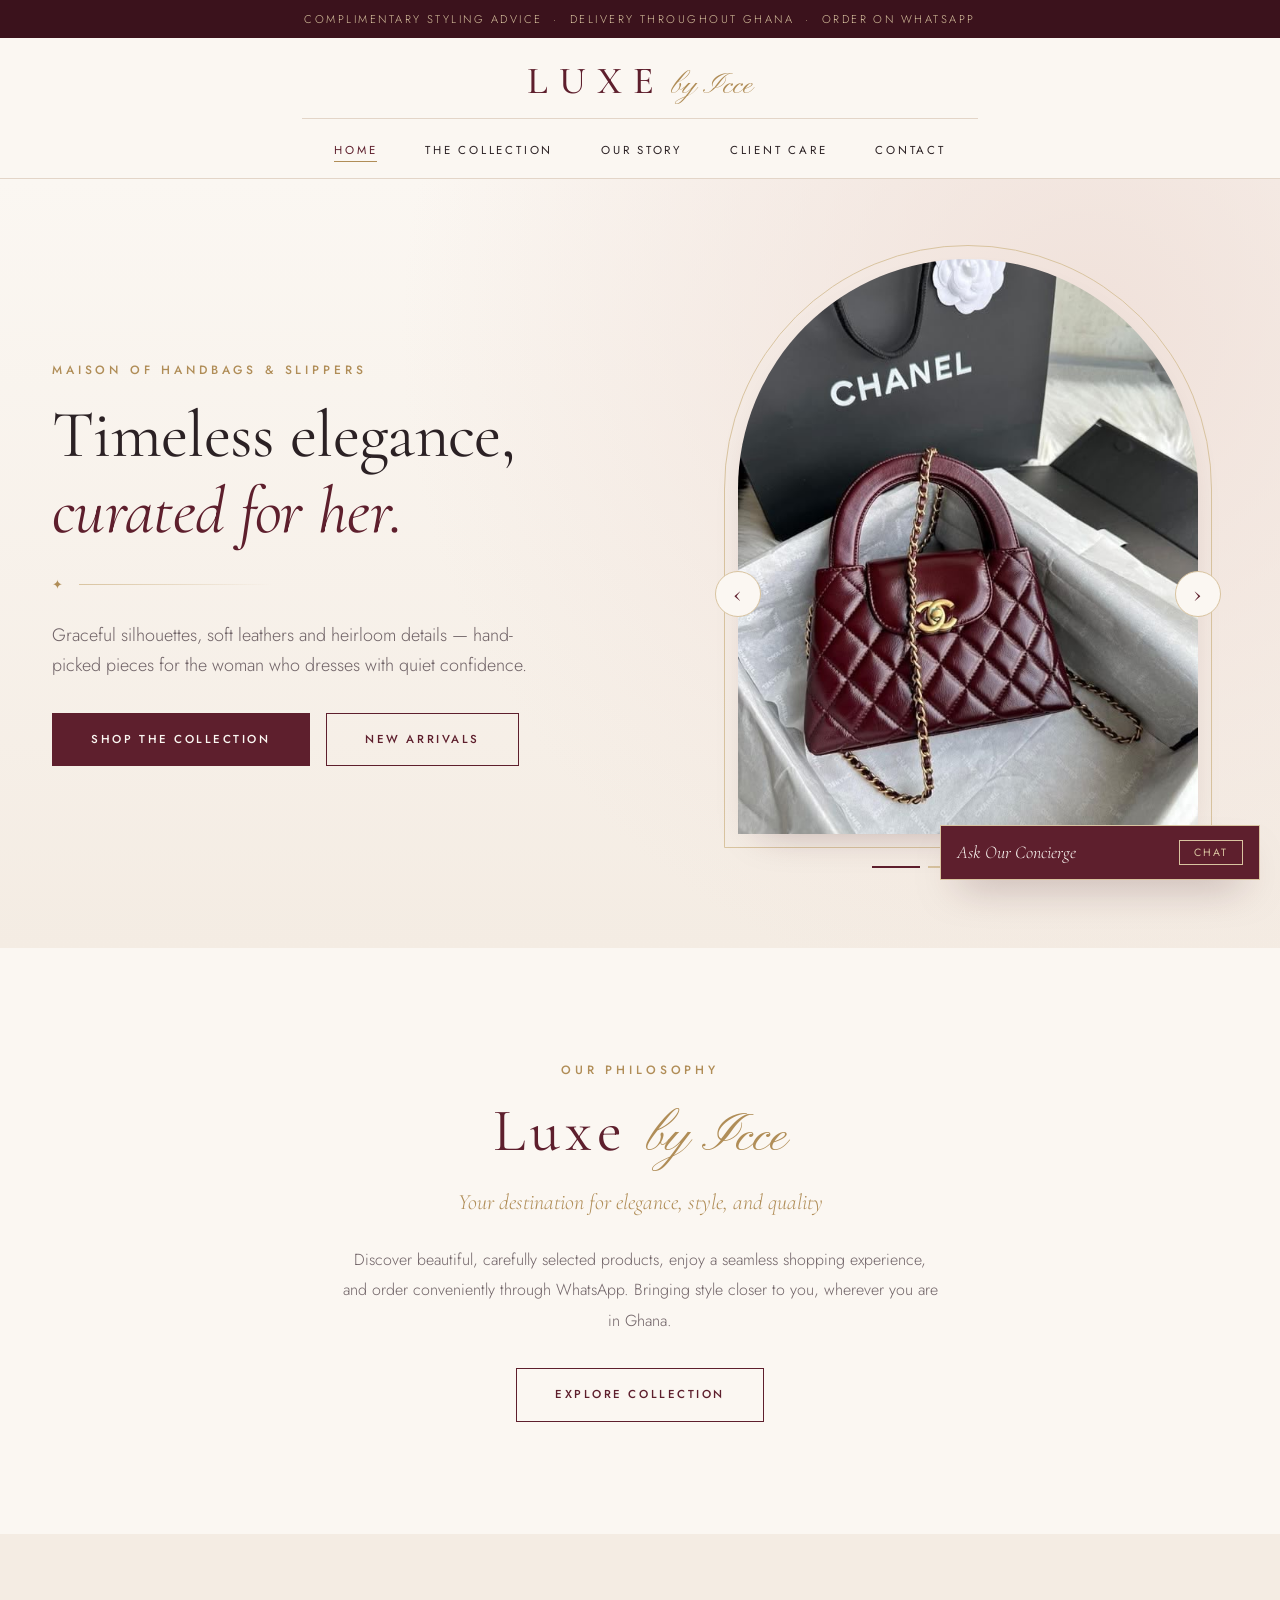
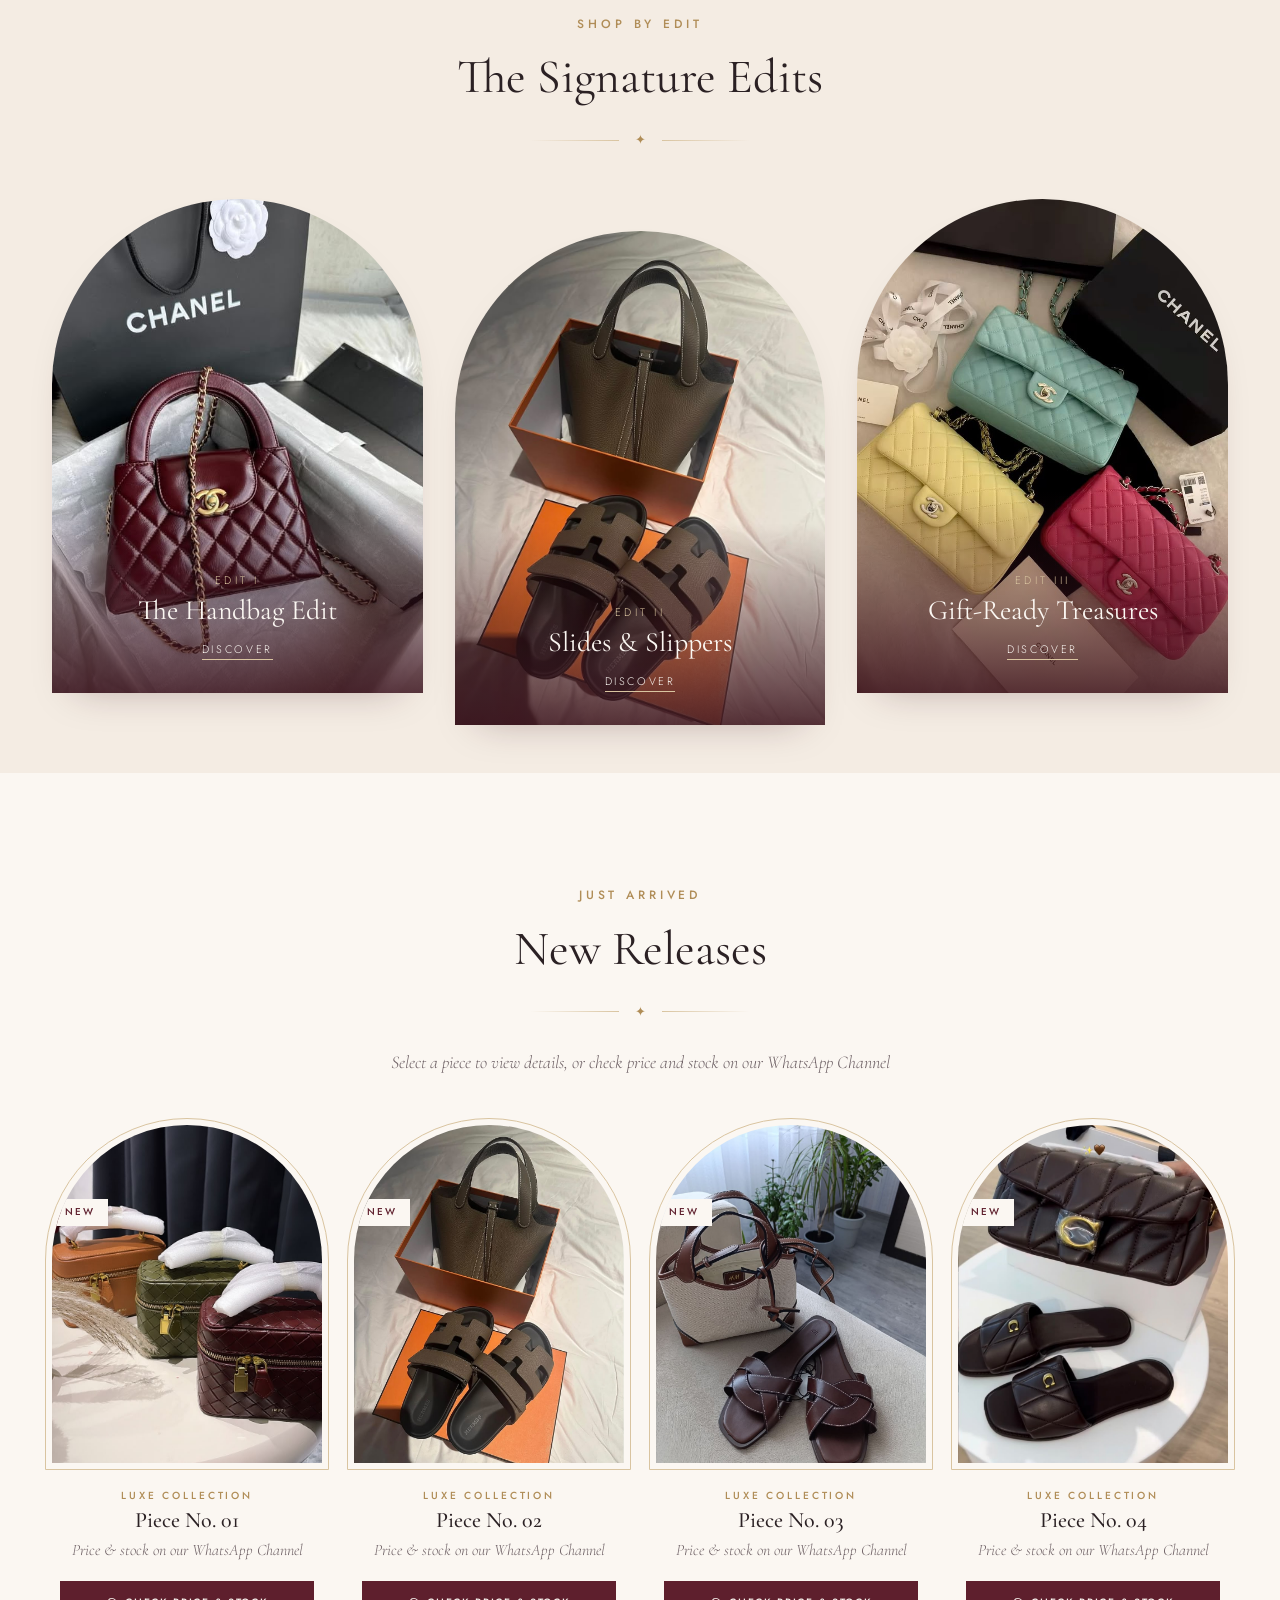
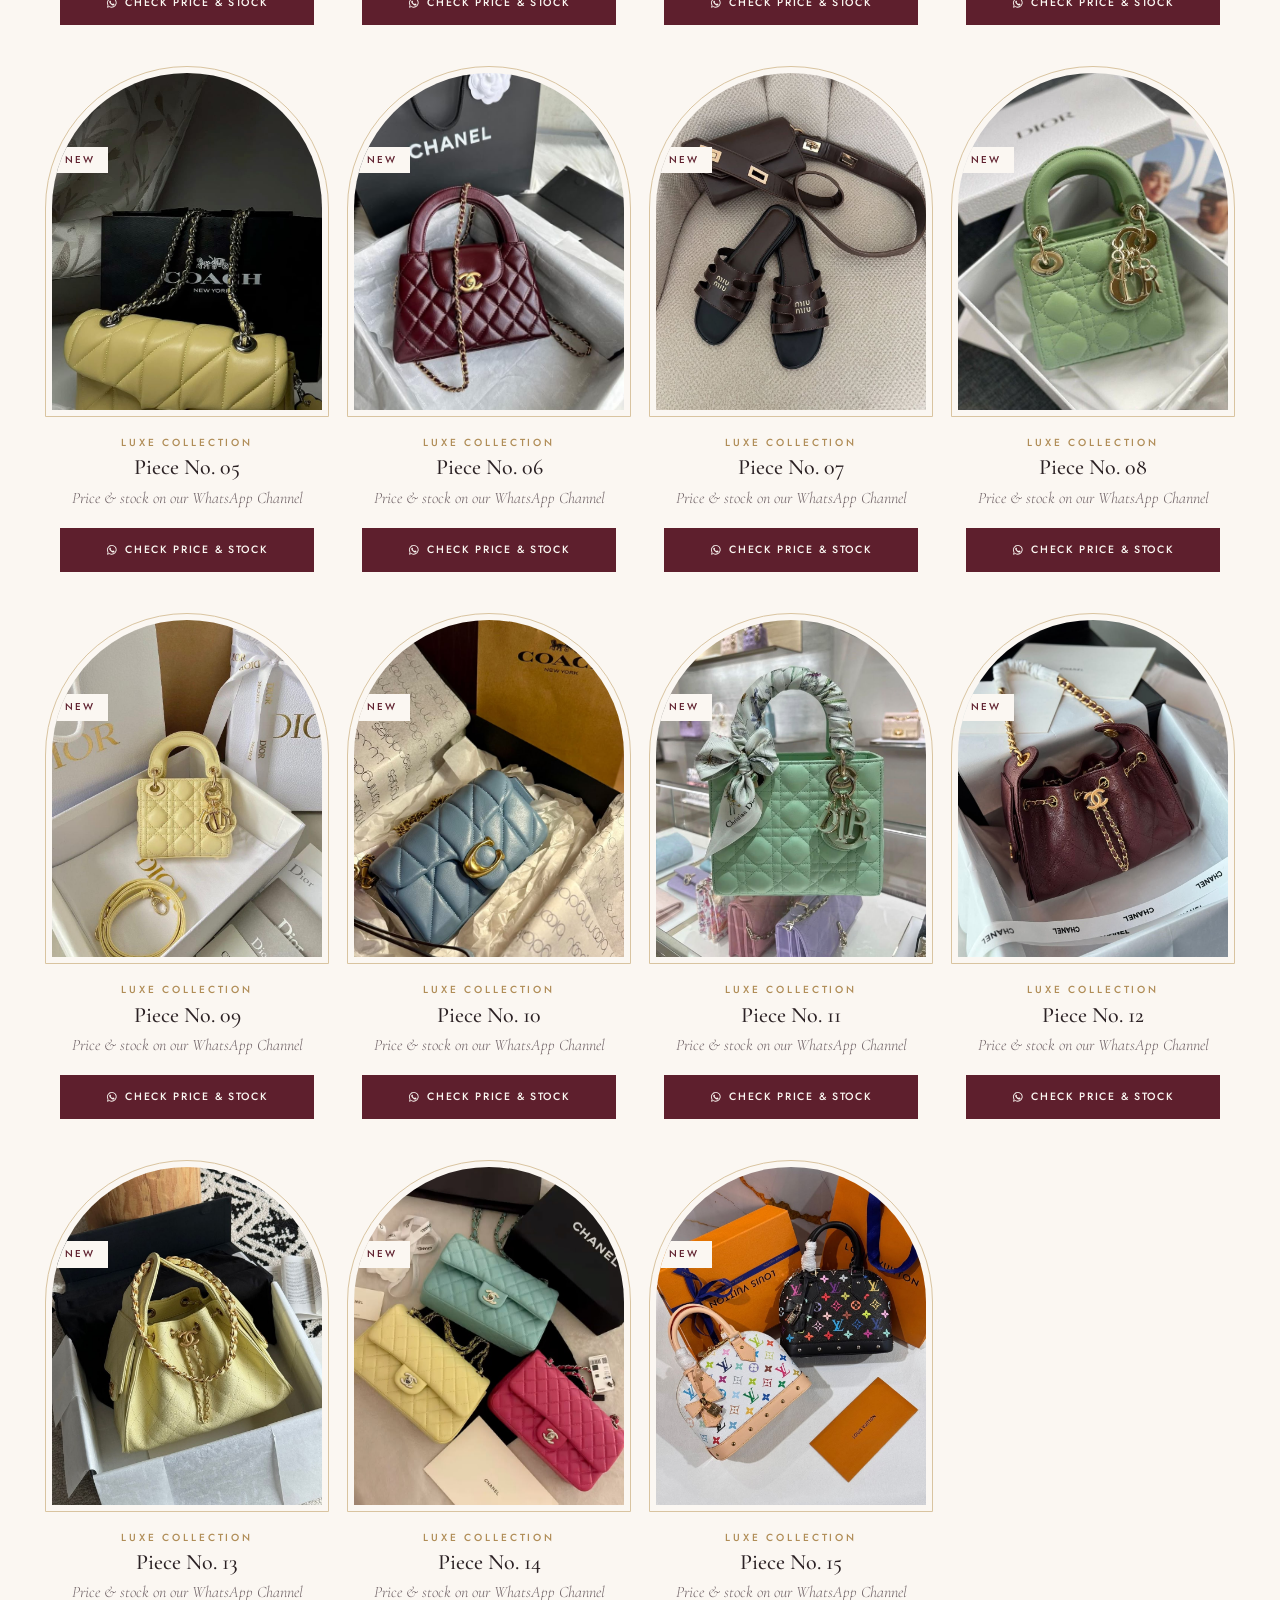
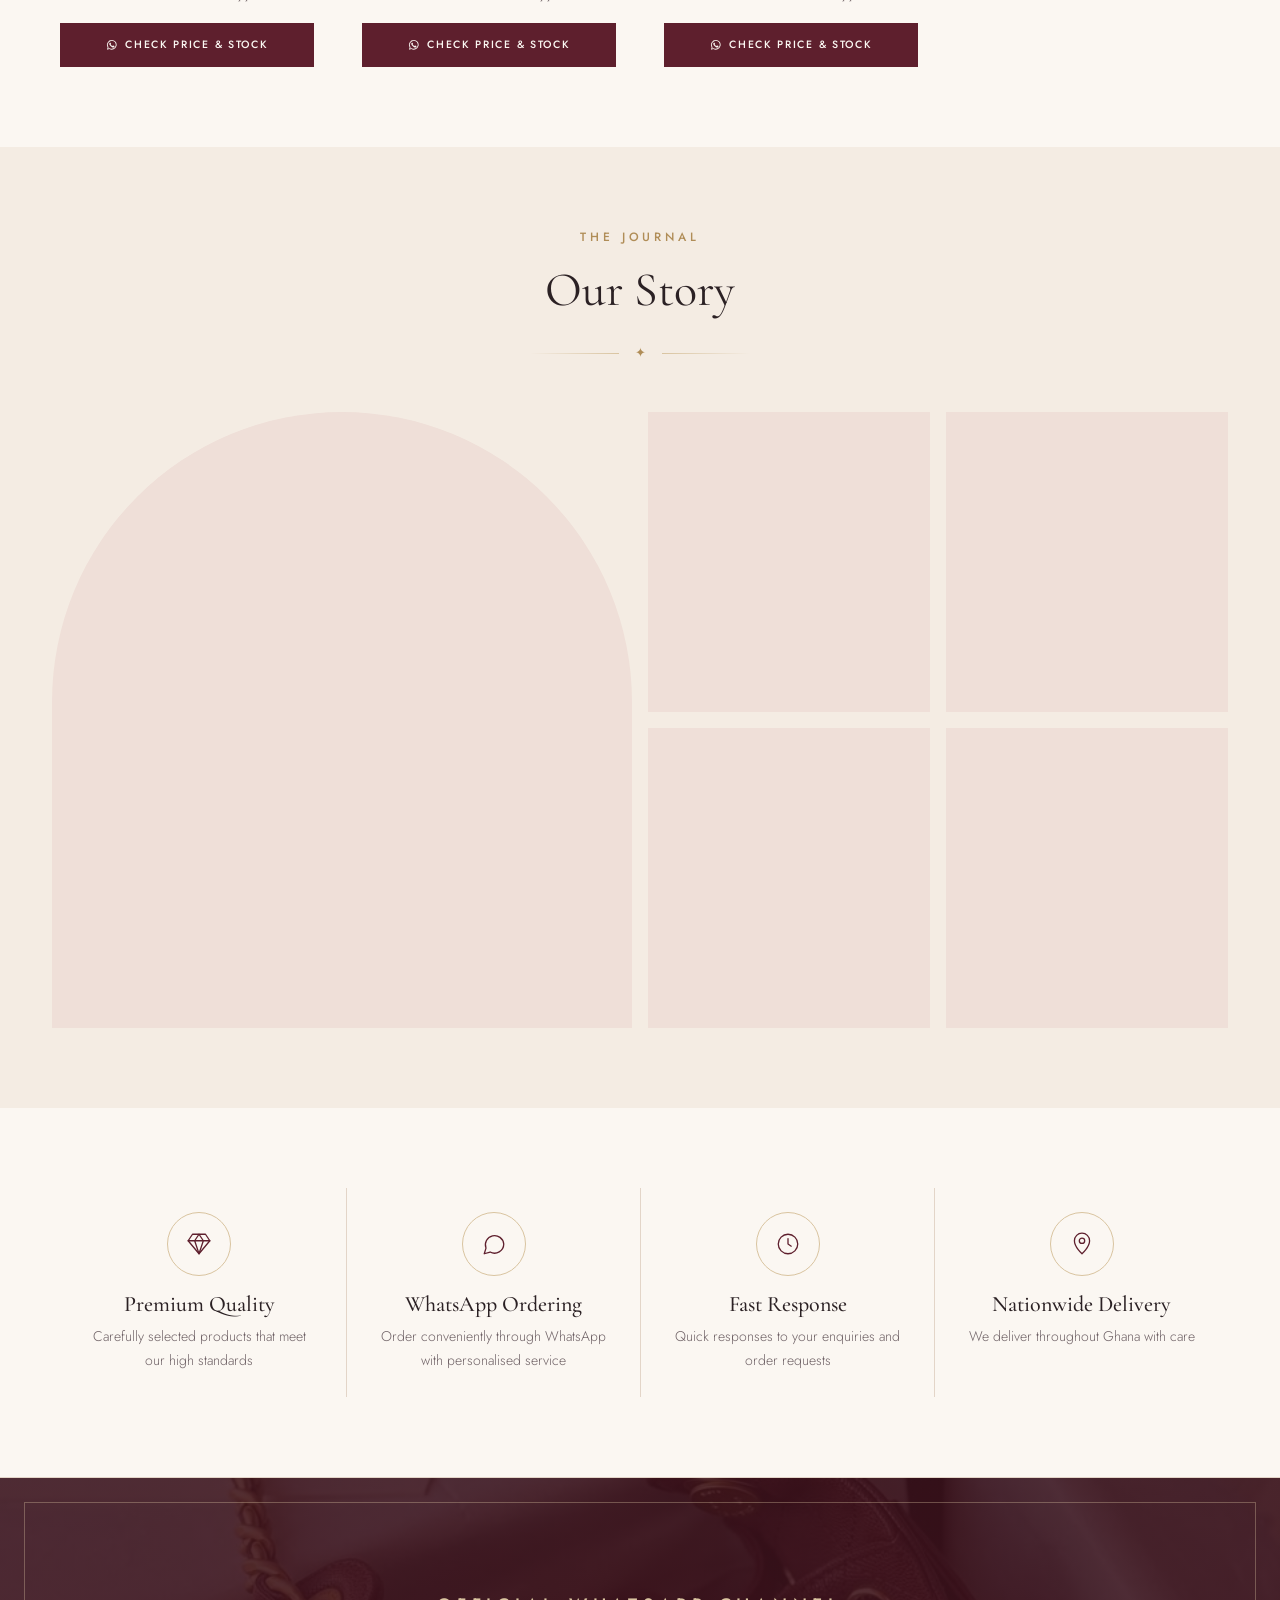
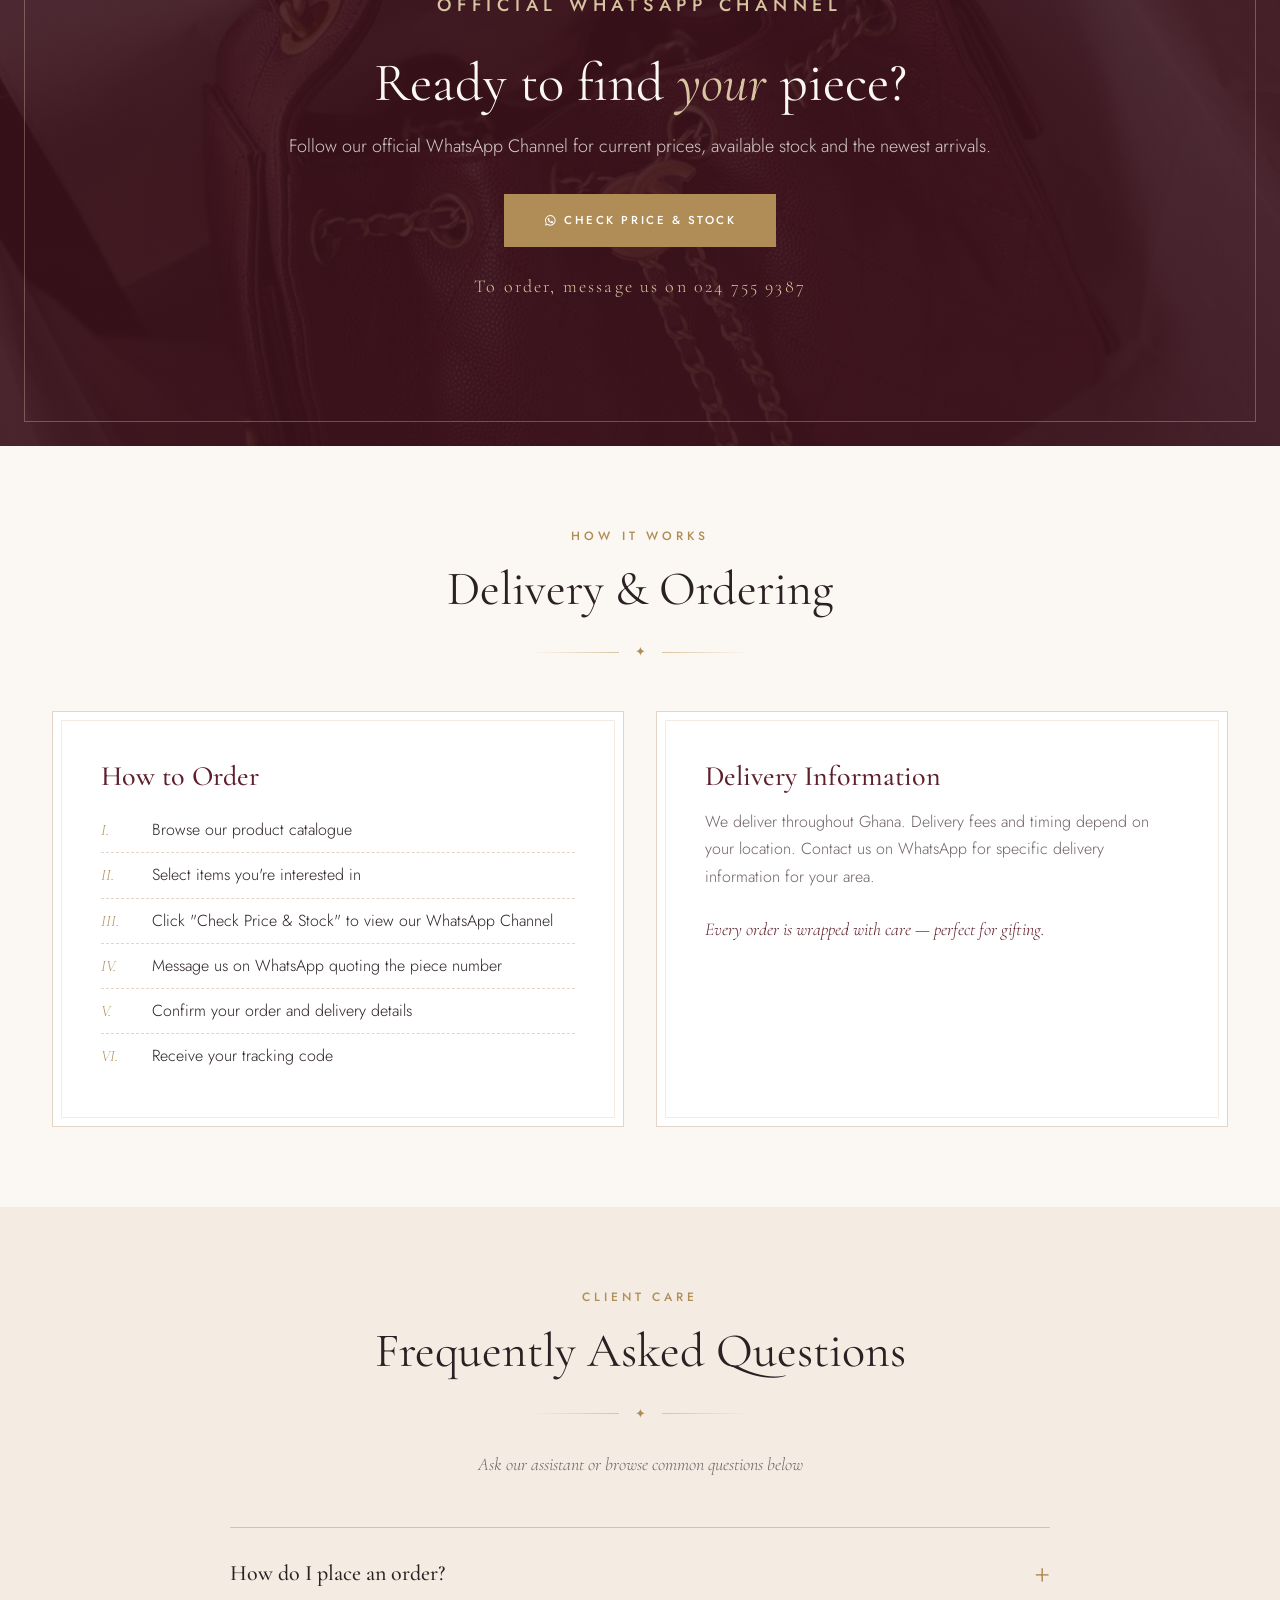
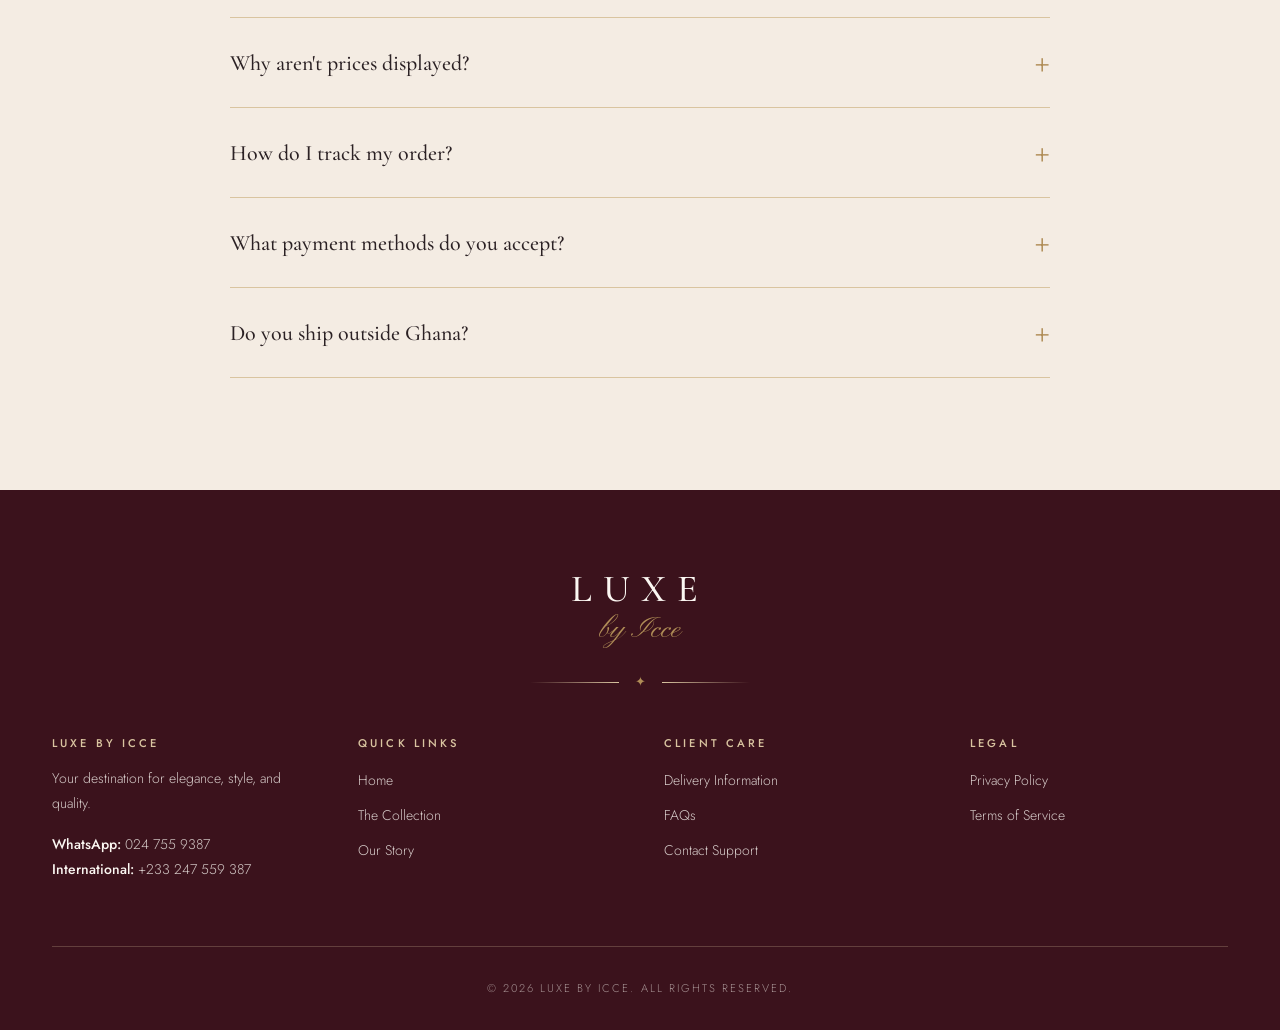
<file: index.html>
<!DOCTYPE html>
<html lang="en">
<head>
    <meta charset="UTF-8">
    <meta name="viewport" content="width=device-width, initial-scale=1.0">
    <meta name="description" content="Luxe by Icce - Your destination for elegance, style, and quality. Discover beautiful, carefully selected handbags and ladies' slippers in Ghana.">
    <title>Luxe by Icce - Timeless Elegance for Her</title>
    <link rel="icon" type="image/png" href="assets/favicon.png">
    <link rel="preconnect" href="https://fonts.googleapis.com">
    <link rel="preconnect" href="https://fonts.gstatic.com" crossorigin>
    <link href="https://fonts.googleapis.com/css2?family=Cormorant+Garamond:ital,wght@0,400;0,500;0,600;1,400;1,500&family=Jost:wght@300;400;500&family=Pinyon+Script&display=swap" rel="stylesheet">
    <link rel="stylesheet" href="css/styles.css">
</head>
<body>
    <!-- Announcement Bar -->
    <div class="announcement-bar" id="announcementBar">
        <p>Complimentary styling advice &nbsp;&middot;&nbsp; Delivery throughout Ghana &nbsp;&middot;&nbsp; Order on WhatsApp</p>
    </div>

    <!-- Navigation -->
    <nav class="main-nav">
        <div class="nav-container">
            <a href="index.html" class="nav-logo">
                <span class="logo-main">Luxe</span>
                <span class="logo-script">by Icce</span>
            </a>
            <button class="mobile-menu-toggle" aria-label="Toggle menu">
                <span></span>
                <span></span>
                <span></span>
            </button>
            <ul class="nav-menu">
                <li><a href="index.html" class="active">Home</a></li>
                <li><a href="catalogue.html">The Collection</a></li>
                <li><a href="index.html#about">Our Story</a></li>
                <li><a href="index.html#faq">Client Care</a></li>
                <li><a href="index.html#contact">Contact</a></li>
            </ul>
        </div>
    </nav>

    <!-- Hero -->
    <header class="hero">
        <div class="container hero-grid">
            <div class="hero-copy reveal">
                <p class="eyebrow">Maison of Handbags &amp; Slippers</p>
                <h1>Timeless elegance,<br><em>curated for her.</em></h1>
                <div class="ornament" aria-hidden="true"><span>&#10022;</span></div>
                <p class="hero-text">Graceful silhouettes, soft leathers and heirloom details &mdash; hand-picked pieces for the woman who dresses with quiet confidence.</p>
                <div class="hero-actions">
                    <a href="catalogue.html" class="btn btn-primary">Shop the Collection</a>
                    <a href="#new-arrivals" class="btn btn-secondary">New Arrivals</a>
                </div>
            </div>

            <!-- Hero Carousel -->
            <section class="hero-carousel reveal" id="heroCarousel" aria-label="Featured pieces">
                <div class="arch-frame">
                    <div class="carousel-container">
                        <div class="carousel-track" id="carouselTrack">
                            <!-- Slides will be populated by JavaScript -->
                        </div>
                    </div>
                </div>
                <button class="carousel-nav carousel-prev" aria-label="Previous slide">&#8249;</button>
                <button class="carousel-nav carousel-next" aria-label="Next slide">&#8250;</button>
                <div class="carousel-indicators" id="carouselIndicators"></div>
            </section>
        </div>
    </header>

    <!-- Brand Introduction -->
    <section class="brand-intro" id="about">
        <div class="container">
            <div class="brand-content reveal">
                <p class="eyebrow">Our Philosophy</p>
                <h2>Luxe <span class="script">by Icce</span></h2>
                <p class="tagline">Your destination for elegance, style, and quality</p>
                <p class="description">Discover beautiful, carefully selected products, enjoy a seamless shopping experience, and order conveniently through WhatsApp. Bringing style closer to you, wherever you are in Ghana.</p>
                <a href="catalogue.html" class="btn btn-outline">Explore Collection</a>
            </div>
        </div>
    </section>

    <!-- Signature Edits -->
    <section class="featured-collections">
        <div class="container">
            <div class="section-heading reveal">
                <p class="eyebrow">Shop by Edit</p>
                <h2 class="section-title">The Signature Edits</h2>
                <div class="ornament" aria-hidden="true"><span>&#10022;</span></div>
            </div>
            <div class="collections-grid">
                <a href="catalogue.html" class="collection-card reveal">
                    <img src="assets/images/6.jpeg" alt="Quilted burgundy top-handle handbag" loading="lazy">
                    <div class="collection-overlay">
                        <span class="collection-kicker">Edit I</span>
                        <h3>The Handbag Edit</h3>
                        <span class="collection-link">Discover</span>
                    </div>
                </a>
                <a href="catalogue.html" class="collection-card reveal">
                    <img src="assets/images/2.jpeg" alt="Leather slides with matching tote" loading="lazy">
                    <div class="collection-overlay">
                        <span class="collection-kicker">Edit II</span>
                        <h3>Slides &amp; Slippers</h3>
                        <span class="collection-link">Discover</span>
                    </div>
                </a>
                <a href="catalogue.html" class="collection-card reveal">
                    <img src="assets/images/14.jpeg" alt="Quilted flap bags in pastel tones" loading="lazy">
                    <div class="collection-overlay">
                        <span class="collection-kicker">Edit III</span>
                        <h3>Gift-Ready Treasures</h3>
                        <span class="collection-link">Discover</span>
                    </div>
                </a>
            </div>
        </div>
    </section>

    <!-- New Arrivals -->
    <section class="new-arrivals" id="new-arrivals">
        <div class="container">
            <div class="section-heading reveal">
                <p class="eyebrow">Just Arrived</p>
                <h2 class="section-title">New Releases</h2>
                <div class="ornament" aria-hidden="true"><span>&#10022;</span></div>
                <p class="section-subtitle">Select a piece to view details, or check price and stock on our WhatsApp Channel</p>
            </div>
            <div class="products-grid" id="newArrivalsGrid">
                <!-- Products will be populated by JavaScript -->
            </div>
        </div>
    </section>

    <!-- Editorial Gallery -->
    <section class="editorial-gallery">
        <div class="container">
            <div class="section-heading reveal">
                <p class="eyebrow">The Journal</p>
                <h2 class="section-title">Our Story</h2>
                <div class="ornament" aria-hidden="true"><span>&#10022;</span></div>
            </div>
            <div class="gallery-grid" id="editorialGallery">
                <!-- Gallery items will be populated by JavaScript -->
            </div>
        </div>
    </section>

    <!-- Quality & Service -->
    <section class="quality-section">
        <div class="container">
            <div class="features-grid">
                <div class="feature-item reveal">
                    <div class="feature-icon" aria-hidden="true">
                        <svg viewBox="0 0 24 24"><path d="M6 3h12l4 6-10 12L2 9z"/><path d="M2 9h20M12 21 8 9l4-6 4 6z"/></svg>
                    </div>
                    <h3>Premium Quality</h3>
                    <p>Carefully selected products that meet our high standards</p>
                </div>
                <div class="feature-item reveal">
                    <div class="feature-icon" aria-hidden="true">
                        <svg viewBox="0 0 24 24"><path d="M21 12a8.5 8.5 0 0 1-12.6 7.4L3 21l1.6-5.2A8.5 8.5 0 1 1 21 12z"/></svg>
                    </div>
                    <h3>WhatsApp Ordering</h3>
                    <p>Order conveniently through WhatsApp with personalised service</p>
                </div>
                <div class="feature-item reveal">
                    <div class="feature-icon" aria-hidden="true">
                        <svg viewBox="0 0 24 24"><circle cx="12" cy="12" r="9"/><path d="M12 7v5l3 2"/></svg>
                    </div>
                    <h3>Fast Response</h3>
                    <p>Quick responses to your enquiries and order requests</p>
                </div>
                <div class="feature-item reveal">
                    <div class="feature-icon" aria-hidden="true">
                        <svg viewBox="0 0 24 24"><path d="M12 21s-7-6.2-7-12a7 7 0 0 1 14 0c0 5.8-7 12-7 12z"/><circle cx="12" cy="9" r="2.5"/></svg>
                    </div>
                    <h3>Nationwide Delivery</h3>
                    <p>We deliver throughout Ghana with care</p>
                </div>
            </div>
        </div>
    </section>

    <!-- WhatsApp CTA -->
    <section class="whatsapp-cta">
        <div class="container">
            <div class="cta-content reveal">
                <p class="eyebrow">Official WhatsApp Channel</p>
                <h2>Ready to find <em>your</em> piece?</h2>
                <p>Follow our official WhatsApp Channel for current prices, available stock and the newest arrivals.</p>
                <a href="https://whatsapp.com/channel/0029VbDX0EhCXC3O5AWB2B1I" target="_blank" rel="noopener" class="btn btn-whatsapp">
                    <svg class="whatsapp-icon" viewBox="0 0 24 24" aria-hidden="true"><path d="M12 2a10 10 0 0 0-8.6 15.1L2 22l5-1.3A10 10 0 1 0 12 2zm0 18.2a8.2 8.2 0 0 1-4.2-1.1l-.3-.2-3 .8.8-2.9-.2-.3A8.2 8.2 0 1 1 12 20.2zm4.5-6.1c-.2-.1-1.5-.7-1.7-.8s-.4-.1-.6.1-.7.8-.8 1-.3.2-.5.1a6.7 6.7 0 0 1-3.3-2.9c-.3-.4.3-.4.7-1.4.1-.2 0-.3 0-.4l-.8-1.8c-.2-.5-.4-.4-.6-.4h-.5a1 1 0 0 0-.7.3 3 3 0 0 0-.9 2.2 5.2 5.2 0 0 0 1.1 2.7 11.8 11.8 0 0 0 4.5 4c1.7.7 2.3.8 3.2.6.5-.1 1.5-.6 1.7-1.2s.2-1.1.2-1.2-.2-.2-.4-.3z"/></svg>
                    Check Price &amp; Stock
                </a>
                <p class="phone-display">To order, message us on 024 755 9387</p>
            </div>
        </div>
    </section>

    <!-- Delivery Information -->
    <section class="delivery-info" id="delivery">
        <div class="container">
            <div class="section-heading reveal">
                <p class="eyebrow">How It Works</p>
                <h2 class="section-title">Delivery &amp; Ordering</h2>
                <div class="ornament" aria-hidden="true"><span>&#10022;</span></div>
            </div>
            <div class="info-grid">
                <div class="info-item reveal">
                    <h3>How to Order</h3>
                    <ol>
                        <li>Browse our product catalogue</li>
                        <li>Select items you're interested in</li>
                        <li>Click "Check Price &amp; Stock" to view our WhatsApp Channel</li>
                        <li>Message us on WhatsApp quoting the piece number</li>
                        <li>Confirm your order and delivery details</li>
                        <li>Receive your tracking code</li>
                    </ol>
                </div>
                <div class="info-item reveal">
                    <h3>Delivery Information</h3>
                    <p>We deliver throughout Ghana. Delivery fees and timing depend on your location. Contact us on WhatsApp for specific delivery information for your area.</p>
                    <p class="info-note">Every order is wrapped with care &mdash; perfect for gifting.</p>
                </div>
            </div>
        </div>
    </section>

    <!-- FAQ Section -->
    <section class="faq-section" id="faq">
        <div class="container">
            <div class="section-heading reveal">
                <p class="eyebrow">Client Care</p>
                <h2 class="section-title">Frequently Asked Questions</h2>
                <div class="ornament" aria-hidden="true"><span>&#10022;</span></div>
                <p class="section-subtitle">Ask our assistant or browse common questions below</p>
            </div>

            <!-- Chatbot -->
            <div class="chatbot-container">
                <div class="chatbot-header">
                    <span class="chatbot-title">Ask Our Concierge</span>
                    <button class="chatbot-toggle" id="chatbotToggle">Chat</button>
                </div>
                <div class="chatbot-body" id="chatbotBody">
                    <div class="chatbot-messages" id="chatbotMessages">
                        <div class="chat-message bot">
                            <p>Hello! I'm here to help. Ask me anything about our products, ordering, or services. For detailed enquiries, I can connect you to WhatsApp.</p>
                        </div>
                    </div>
                    <div class="chatbot-input">
                        <input type="text" id="chatbotInput" placeholder="Type your question...">
                        <button id="chatbotSend">Send</button>
                    </div>
                </div>
            </div>

            <div class="faq-list reveal" id="faqList">
                <div class="faq-item">
                    <button class="faq-question" aria-expanded="false">
                        <span>How do I place an order?</span>
                        <span class="faq-icon">+</span>
                    </button>
                    <div class="faq-answer">
                        <p>Browse our product catalogue, click on any item to view details, and check current prices and stock on our official WhatsApp Channel. When you are ready, message our team on WhatsApp with the piece number and we will guide you through the order.</p>
                    </div>
                </div>
                <div class="faq-item">
                    <button class="faq-question" aria-expanded="false">
                        <span>Why aren't prices displayed?</span>
                        <span class="faq-icon">+</span>
                    </button>
                    <div class="faq-answer">
                        <p>We believe in personalized service. Prices may vary based on availability, promotions, and special requests. Current prices are published on our official WhatsApp Channel.</p>
                    </div>
                </div>
                <div class="faq-item">
                    <button class="faq-question" aria-expanded="false">
                        <span>How do I track my order?</span>
                        <span class="faq-icon">+</span>
                    </button>
                    <div class="faq-answer">
                        <p>Once your order is confirmed, you'll receive a unique tracking code. Visit our Track Order page and enter your code to see the current status of your order.</p>
                    </div>
                </div>
                <div class="faq-item">
                    <button class="faq-question" aria-expanded="false">
                        <span>What payment methods do you accept?</span>
                        <span class="faq-icon">+</span>
                    </button>
                    <div class="faq-answer">
                        <p>We accept mobile money (MTN, Vodafone, AirtelTigo), bank transfers, and cash on delivery within Accra. Payment details are provided during the ordering process.</p>
                    </div>
                </div>
                <div class="faq-item">
                    <button class="faq-question" aria-expanded="false">
                        <span>Do you ship outside Ghana?</span>
                        <span class="faq-icon">+</span>
                    </button>
                    <div class="faq-answer">
                        <p>Currently, we primarily serve customers within Ghana. For international shipping requests, please contact us on WhatsApp to discuss options.</p>
                    </div>
                </div>
            </div>
        </div>
    </section>

    <!-- Footer -->
    <footer class="main-footer" id="contact">
        <div class="container">
            <div class="footer-brand">
                <span class="logo-main">Luxe</span>
                <span class="logo-script">by Icce</span>
                <div class="ornament" aria-hidden="true"><span>&#10022;</span></div>
            </div>
            <div class="footer-grid">
                <div class="footer-section">
                    <h3>Luxe by Icce</h3>
                    <p>Your destination for elegance, style, and quality.</p>
                    <p class="footer-contact">
                        <strong>WhatsApp:</strong> 024 755 9387<br>
                        <strong>International:</strong> +233 247 559 387
                    </p>
                </div>
                <div class="footer-section">
                    <h3>Quick Links</h3>
                    <ul>
                        <li><a href="index.html">Home</a></li>
                        <li><a href="catalogue.html">The Collection</a></li>
                        <li><a href="index.html#about">Our Story</a></li>
                    </ul>
                </div>
                <div class="footer-section">
                    <h3>Client Care</h3>
                    <ul>
                        <li><a href="index.html#delivery">Delivery Information</a></li>
                        <li><a href="index.html#faq">FAQs</a></li>
                        <li><a href="https://wa.me/233247559387" target="_blank" rel="noopener">Contact Support</a></li>
                    </ul>
                </div>
                <div class="footer-section">
                    <h3>Legal</h3>
                    <ul>
                        <li><a href="#privacy">Privacy Policy</a></li>
                        <li><a href="#terms">Terms of Service</a></li>
                    </ul>
                </div>
            </div>
            <div class="footer-bottom">
                <p>&copy; <span class="current-year">2024</span> Luxe by Icce. All rights reserved.</p>
            </div>
        </div>
    </footer>

    <!-- Product Modal -->
    <div class="product-modal" id="productModal" aria-hidden="true">
        <div class="modal-overlay" id="modalOverlay"></div>
        <div class="modal-content" role="dialog" aria-modal="true">
            <button class="modal-close" id="modalClose" aria-label="Close modal">&times;</button>
            <div class="modal-body" id="modalBody">
                <!-- Product details will be populated by JavaScript -->
            </div>
        </div>
    </div>

    <script src="js/main.js"></script>
</body>
</html>
</file>
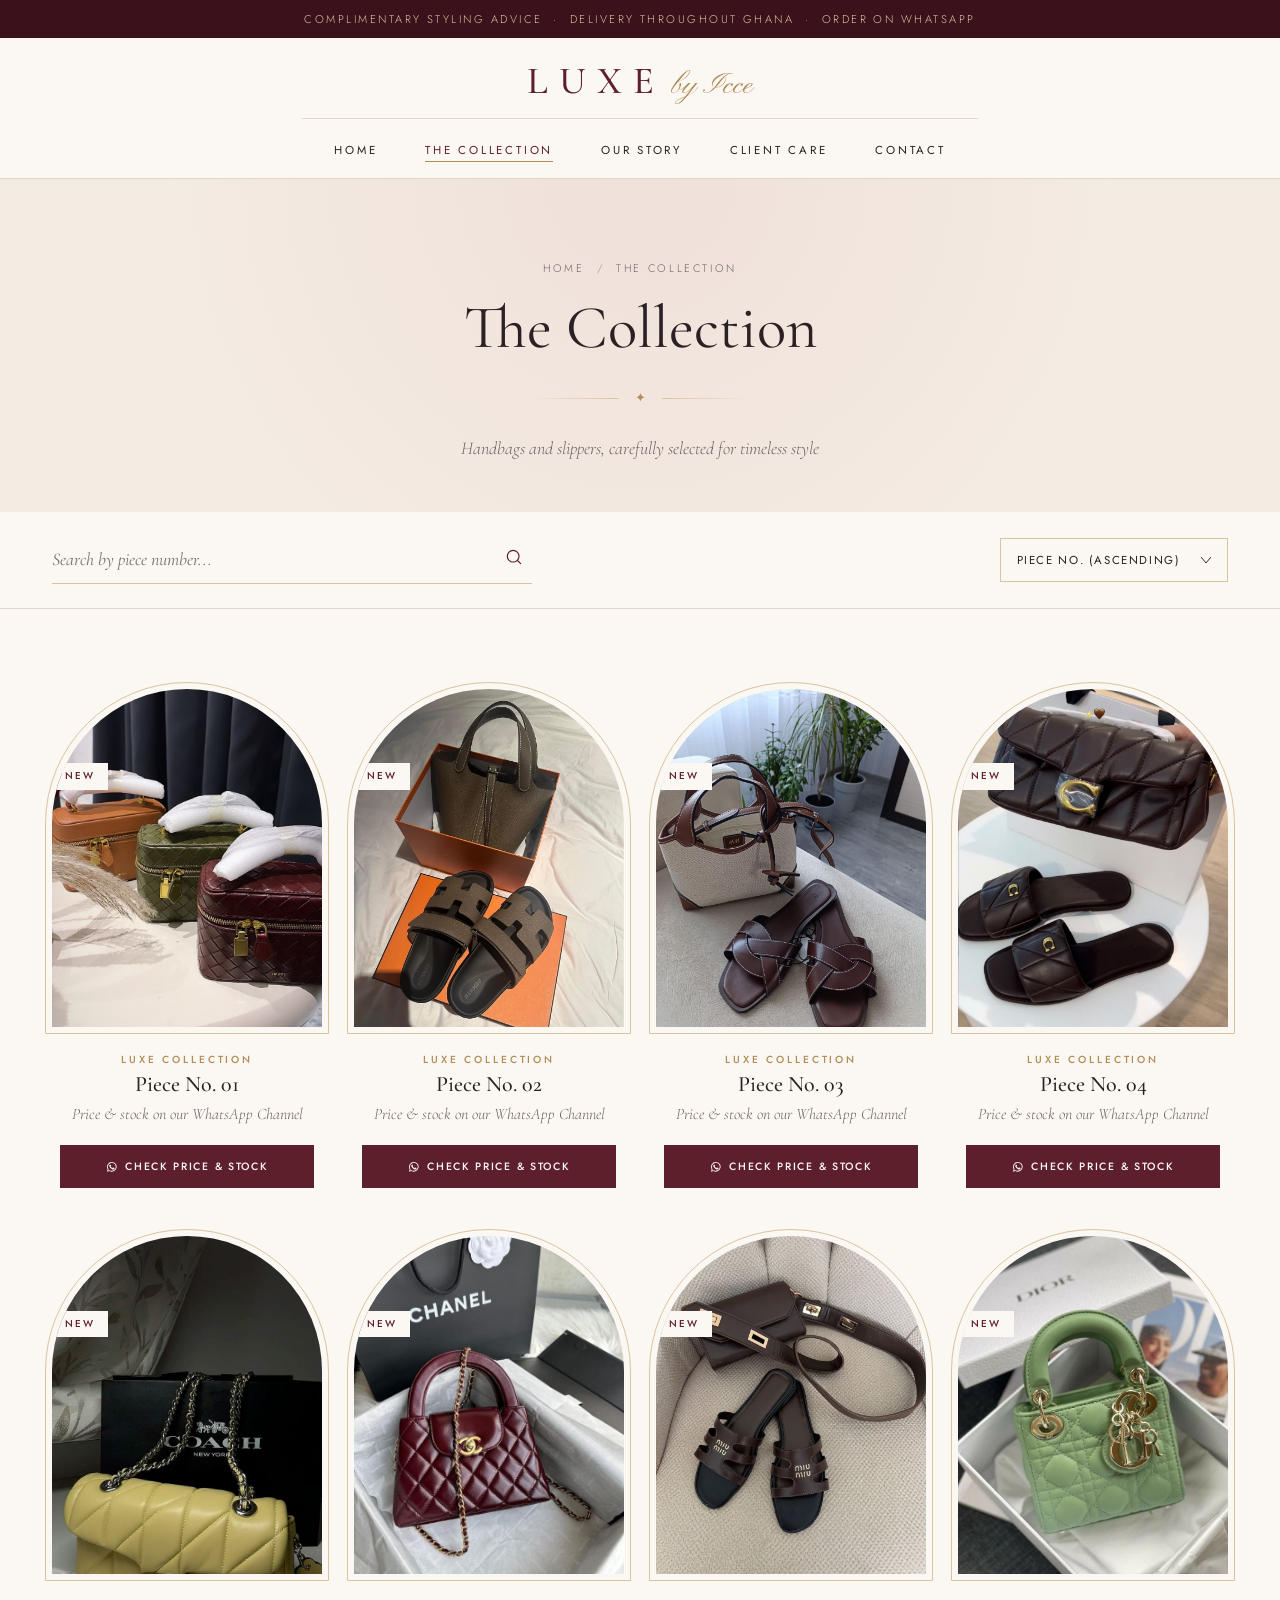
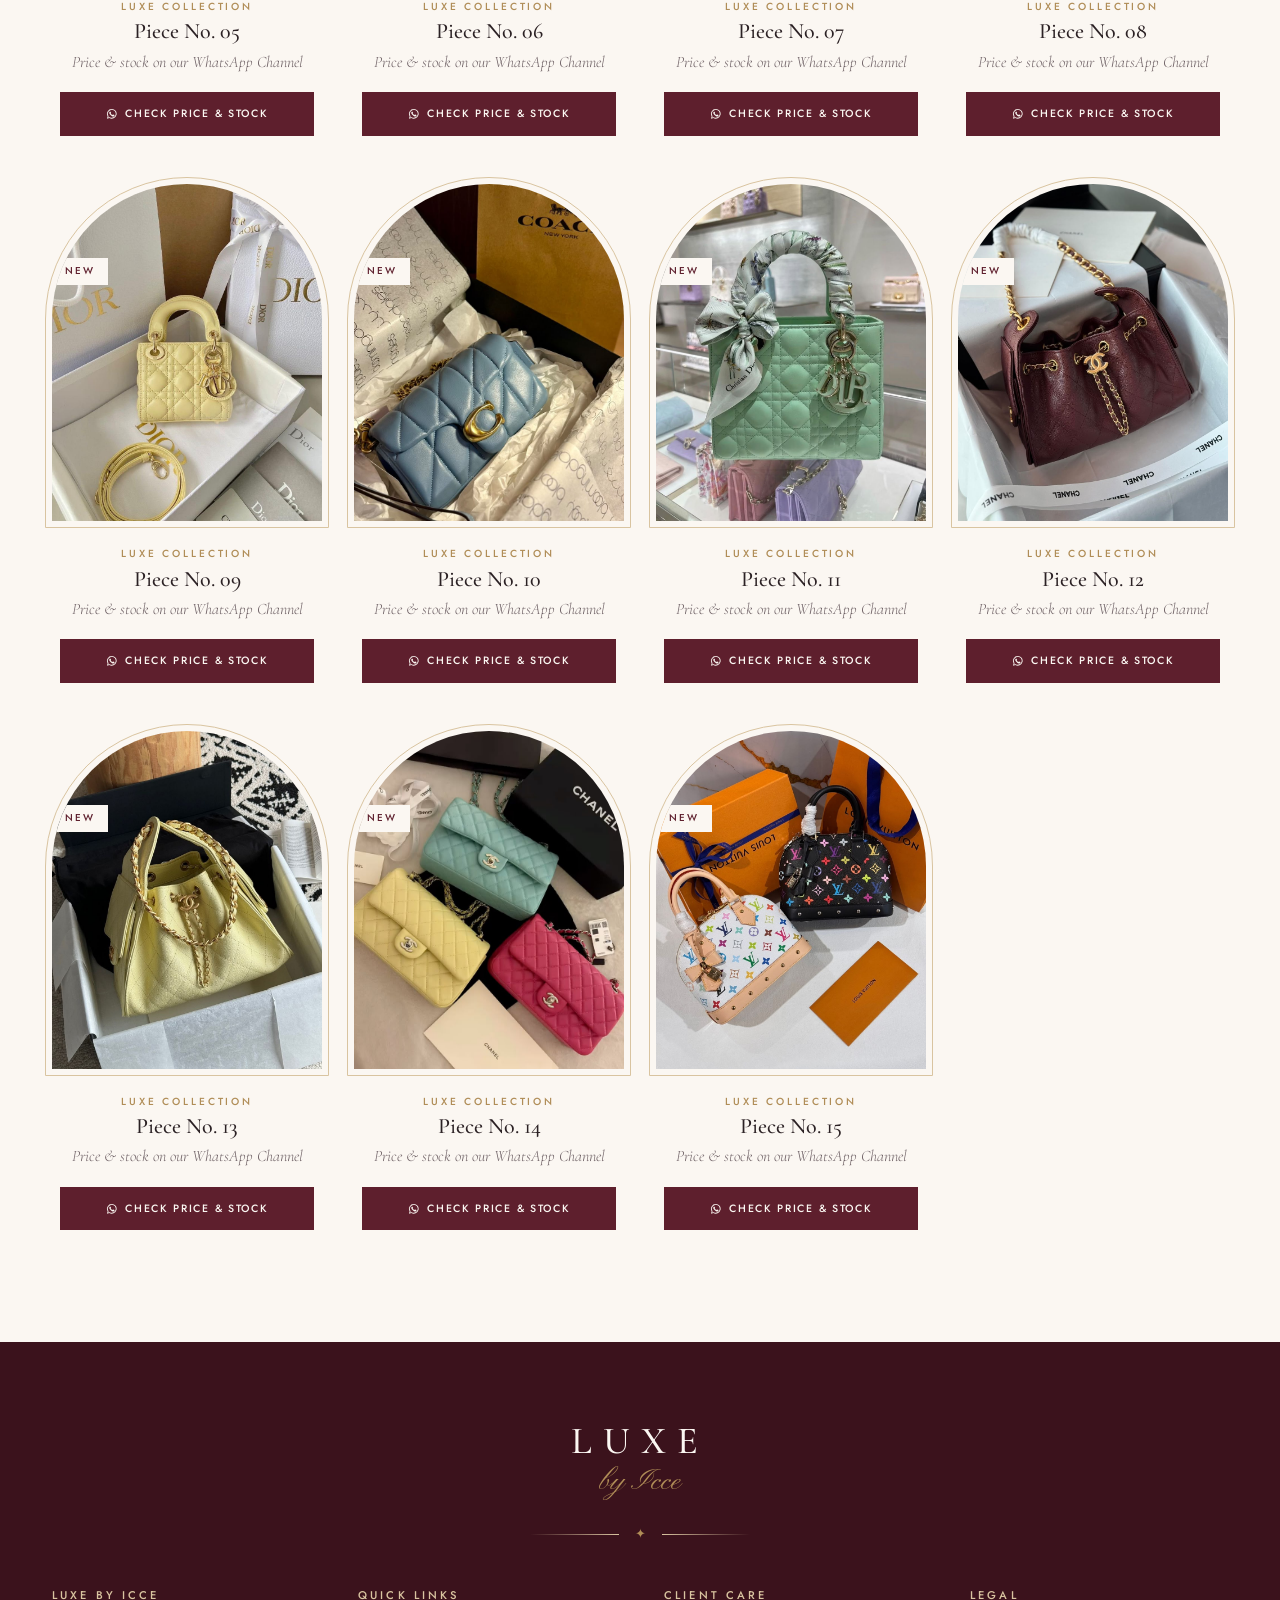
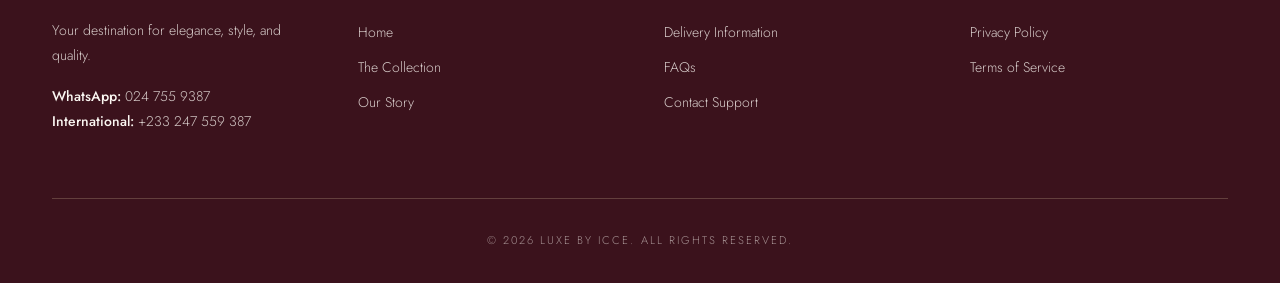
<file: catalogue.html>
<!DOCTYPE html>
<html lang="en">
<head>
    <meta charset="UTF-8">
    <meta name="viewport" content="width=device-width, initial-scale=1.0">
    <meta name="description" content="Browse our complete collection of premium products at Luxe by Icce. Check prices and available stock on our official WhatsApp Channel.">
    <title>The Collection - Luxe by Icce</title>
    <link rel="icon" type="image/png" href="assets/favicon.png">
    <link rel="preconnect" href="https://fonts.googleapis.com">
    <link rel="preconnect" href="https://fonts.gstatic.com" crossorigin>
    <link href="https://fonts.googleapis.com/css2?family=Cormorant+Garamond:ital,wght@0,400;0,500;0,600;1,400;1,500&family=Jost:wght@300;400;500&family=Pinyon+Script&display=swap" rel="stylesheet">
    <link rel="stylesheet" href="css/styles.css">
</head>
<body>
    <!-- Announcement Bar -->
    <div class="announcement-bar" id="announcementBar">
        <p>Complimentary styling advice &nbsp;&middot;&nbsp; Delivery throughout Ghana &nbsp;&middot;&nbsp; Order on WhatsApp</p>
    </div>

    <!-- Navigation -->
    <nav class="main-nav">
        <div class="nav-container">
            <a href="index.html" class="nav-logo">
                <span class="logo-main">Luxe</span>
                <span class="logo-script">by Icce</span>
            </a>
            <button class="mobile-menu-toggle" aria-label="Toggle menu">
                <span></span>
                <span></span>
                <span></span>
            </button>
            <ul class="nav-menu">
                <li><a href="index.html">Home</a></li>
                <li><a href="catalogue.html" class="active">The Collection</a></li>
                <li><a href="index.html#about">Our Story</a></li>
                <li><a href="index.html#faq">Client Care</a></li>
                <li><a href="index.html#contact">Contact</a></li>
            </ul>
        </div>
    </nav>

    <!-- Catalogue Header -->
    <section class="catalogue-header">
        <div class="container">
            <p class="breadcrumb"><a href="index.html">Home</a> <span>/</span> The Collection</p>
            <h1>The Collection</h1>
            <div class="ornament" aria-hidden="true"><span>&#10022;</span></div>
            <p>Handbags and slippers, carefully selected for timeless style</p>
        </div>
    </section>

    <!-- Search and Filters -->
    <section class="catalogue-filters">
        <div class="container">
            <div class="filter-bar">
                <div class="search-box">
                    <input type="text" id="searchInput" placeholder="Search by piece number..." aria-label="Search products">
                    <button class="search-btn" aria-label="Search"><svg viewBox="0 0 24 24" aria-hidden="true"><circle cx="11" cy="11" r="7"/><path d="m20 20-3.5-3.5"/></svg></button>
                </div>
                <div class="filter-group">
                    <select id="sortFilter" aria-label="Sort products">
                        <option value="id-asc">Piece No. (Ascending)</option>
                        <option value="id-desc">Piece No. (Descending)</option>
                        <option value="newest">Newest First</option>
                    </select>
                </div>
            </div>
        </div>
    </section>

    <!-- Products Grid -->
    <section class="catalogue-products">
        <div class="container">
            <div class="products-grid" id="catalogueGrid">
                <!-- Products will be populated by JavaScript -->
            </div>
            <div class="loading-state" id="loadingState" style="display: none;">
                <p>Loading products...</p>
            </div>
            <div class="empty-state" id="emptyState" style="display: none;">
                <p>No pieces found matching your search.</p>
                <button class="btn btn-secondary" id="clearFilters">Clear Filters</button>
            </div>
        </div>
    </section>

    <!-- Product Modal -->
    <div class="product-modal" id="productModal" aria-hidden="true">
        <div class="modal-overlay" id="modalOverlay"></div>
        <div class="modal-content" role="dialog" aria-modal="true">
            <button class="modal-close" id="modalClose" aria-label="Close modal">×</button>
            <div class="modal-body" id="modalBody">
                <!-- Product details will be populated by JavaScript -->
            </div>
        </div>
    </div>

    <!-- Footer -->
    <footer class="main-footer" id="contact">
        <div class="container">
            <div class="footer-brand">
                <span class="logo-main">Luxe</span>
                <span class="logo-script">by Icce</span>
                <div class="ornament" aria-hidden="true"><span>&#10022;</span></div>
            </div>
            <div class="footer-grid">
                <div class="footer-section">
                    <h3>Luxe by Icce</h3>
                    <p>Your destination for elegance, style, and quality.</p>
                    <p class="footer-contact">
                        <strong>WhatsApp:</strong> 024 755 9387<br>
                        <strong>International:</strong> +233 247 559 387
                    </p>
                </div>
                <div class="footer-section">
                    <h3>Quick Links</h3>
                    <ul>
                        <li><a href="index.html">Home</a></li>
                        <li><a href="catalogue.html">The Collection</a></li>
                        <li><a href="index.html#about">Our Story</a></li>
                    </ul>
                </div>
                <div class="footer-section">
                    <h3>Client Care</h3>
                    <ul>
                        <li><a href="index.html#delivery">Delivery Information</a></li>
                        <li><a href="index.html#faq">FAQs</a></li>
                        <li><a href="https://wa.me/233247559387" target="_blank" rel="noopener">Contact Support</a></li>
                    </ul>
                </div>
                <div class="footer-section">
                    <h3>Legal</h3>
                    <ul>
                        <li><a href="#privacy">Privacy Policy</a></li>
                        <li><a href="#terms">Terms of Service</a></li>
                    </ul>
                </div>
            </div>
            <div class="footer-bottom">
                <p>&copy; <span class="current-year">2024</span> Luxe by Icce. All rights reserved.</p>
            </div>
        </div>
    </footer>

    <script src="js/main.js"></script>
</body>
</html>
</file>
<file: css/styles.css>
/* ==========================================================================
   Luxe by Icce — Classical Maison Theme
   Ivory & blush backgrounds, deep wine accents, antique-gold details
   ========================================================================== */
:root {
    /* Palette */
    --color-ivory: #FBF7F2;
    --color-cream: #F4ECE3;
    --color-blush: #EFDFD8;
    --color-rose: #C99A96;
    --color-wine: #5E1F2D;
    --color-wine-dark: #3B121C;
    --color-gold: #B08D57;
    --color-gold-light: #D9C4A0;
    --color-ink: #2B2124;
    --color-muted: #6F6266;

    /* Semantic aliases (also used by legacy selectors) */
    --color-bg: var(--color-ivory);
    --color-text: var(--color-ink);
    --color-accent: var(--color-wine);
    --color-border: #E3D5C8;
    --color-light: var(--color-cream);
    --color-white: #FFFFFF;
    --color-black: var(--color-ink);
    --color-gray: var(--color-muted);
    --color-gray-light: #E3D5C8;
    --color-success: #4F7A5A;
    --color-error: #9B2C2C;

    /* Typography */
    --font-serif: 'Cormorant Garamond', 'Times New Roman', Georgia, serif;
    --font-sans: 'Jost', 'Helvetica Neue', Arial, sans-serif;
    --font-script: 'Pinyon Script', 'Brush Script MT', cursive;
    --font-size-xs: 0.75rem;
    --font-size-sm: 0.875rem;
    --font-size-base: 1rem;
    --font-size-lg: 1.125rem;
    --font-size-xl: 1.375rem;
    --font-size-2xl: 1.75rem;
    --font-size-3xl: 2.25rem;
    --font-size-4xl: 3rem;
    --font-size-5xl: 4rem;

    /* Spacing */
    --spacing-xs: 0.25rem;
    --spacing-sm: 0.5rem;
    --spacing-md: 1rem;
    --spacing-lg: 1.5rem;
    --spacing-xl: 2rem;
    --spacing-2xl: 3rem;
    --spacing-3xl: 5rem;
    --spacing-4xl: 7rem;

    /* Borders */
    --border-radius-sm: 2px;
    --border-radius-md: 4px;
    --border-radius-lg: 6px;
    --border-width-thin: 1px;
    --border-width-medium: 2px;
    --arch: 999px 999px 0 0;

    /* Motion */
    --ease: cubic-bezier(0.22, 0.61, 0.36, 1);
    --transition-fast: 200ms var(--ease);
    --transition-base: 400ms var(--ease);
    --transition-slow: 900ms var(--ease);

    --shadow-soft: 0 18px 40px -24px rgba(59, 18, 28, 0.35);

    /* Layout */
    --container-max-width: 1240px;
    --container-padding: var(--spacing-xl);
}

/* Reset & Base */
*, *::before, *::after {
    box-sizing: border-box;
    margin: 0;
    padding: 0;
}

html {
    scroll-behavior: smooth;
    scroll-padding-top: 90px;
}

body {
    font-family: var(--font-sans);
    font-weight: 300;
    font-size: var(--font-size-base);
    line-height: 1.7;
    color: var(--color-text);
    background-color: var(--color-bg);
    -webkit-font-smoothing: antialiased;
}

img, video {
    max-width: 100%;
    height: auto;
    display: block;
}

a {
    color: inherit;
    text-decoration: none;
    transition: color var(--transition-fast);
}

button {
    font-family: inherit;
    cursor: pointer;
    border: none;
    background: none;
    color: inherit;
}

ul, ol {
    list-style: none;
}

h1, h2, h3, h4 {
    font-family: var(--font-serif);
    font-weight: 500;
    line-height: 1.15;
    color: var(--color-ink);
}

em {
    font-style: italic;
    color: var(--color-wine);
}

::selection {
    background: var(--color-blush);
    color: var(--color-wine-dark);
}

.container {
    max-width: var(--container-max-width);
    margin: 0 auto;
    padding: 0 var(--container-padding);
}

/* Shared typographic details */
.eyebrow {
    font-family: var(--font-sans);
    font-size: var(--font-size-xs);
    font-weight: 500;
    letter-spacing: 0.32em;
    text-transform: uppercase;
    color: var(--color-gold);
    margin-bottom: var(--spacing-md);
}

.script {
    font-family: var(--font-script);
    font-weight: 400;
    color: var(--color-gold);
}

.ornament {
    display: flex;
    align-items: center;
    justify-content: center;
    gap: var(--spacing-md);
    margin: var(--spacing-lg) auto;
    max-width: 220px;
    color: var(--color-gold);
    font-size: 0.8rem;
}

.ornament::before,
.ornament::after {
    content: '';
    flex: 1;
    height: 1px;
    background: linear-gradient(90deg, transparent, var(--color-gold-light));
}

.ornament::after {
    background: linear-gradient(90deg, var(--color-gold-light), transparent);
}

.ornament-left {
    margin-left: 0;
    max-width: 160px;
}

.ornament-left::before {
    display: none;
}

/* Scroll reveal (only when JS is running) */
.js .reveal {
    opacity: 0;
    transform: translateY(24px);
    transition: opacity var(--transition-slow), transform var(--transition-slow);
}

.js .reveal.is-visible {
    opacity: 1;
    transform: none;
}

/* Announcement Bar */
.announcement-bar {
    background-color: var(--color-wine-dark);
    color: var(--color-gold-light);
    text-align: center;
    padding: 0.6rem var(--spacing-md);
    font-size: 0.7rem;
    letter-spacing: 0.22em;
    text-transform: uppercase;
}

/* Navigation */
.main-nav {
    background-color: rgba(251, 247, 242, 0.94);
    backdrop-filter: blur(8px);
    -webkit-backdrop-filter: blur(8px);
    border-bottom: 1px solid var(--color-border);
    position: sticky;
    top: 0;
    z-index: 1000;
    transition: box-shadow var(--transition-base);
}

.main-nav.scrolled {
    box-shadow: 0 10px 30px -20px rgba(59, 18, 28, 0.45);
}

.nav-container {
    max-width: var(--container-max-width);
    margin: 0 auto;
    padding: var(--spacing-lg) var(--container-padding) 0;
    display: flex;
    flex-direction: column;
    align-items: center;
    transition: padding var(--transition-base);
}

.main-nav.scrolled .nav-container {
    padding-top: var(--spacing-sm);
}

.nav-logo,
.footer-brand {
    display: inline-flex;
    align-items: baseline;
    gap: 0.4rem;
    line-height: 1;
}

.logo-main {
    font-family: var(--font-serif);
    font-size: 2.4rem;
    font-weight: 500;
    letter-spacing: 0.28em;
    text-transform: uppercase;
    color: var(--color-wine);
    transition: font-size var(--transition-base);
}

.logo-script {
    font-family: var(--font-script);
    font-size: 1.9rem;
    color: var(--color-gold);
    transition: font-size var(--transition-base);
}

.main-nav.scrolled .logo-main { font-size: 1.8rem; }
.main-nav.scrolled .logo-script { font-size: 1.5rem; }

.nav-menu {
    display: flex;
    justify-content: center;
    gap: var(--spacing-2xl);
    margin-top: var(--spacing-md);
    padding: var(--spacing-md) var(--spacing-xl);
    border-top: 1px solid var(--color-border);
}

.nav-menu a {
    position: relative;
    font-size: 0.72rem;
    font-weight: 400;
    text-transform: uppercase;
    letter-spacing: 0.24em;
    color: var(--color-ink);
    padding-bottom: 4px;
}

.nav-menu a::after {
    content: '';
    position: absolute;
    left: 50%;
    bottom: 0;
    width: 0;
    height: 1px;
    background: var(--color-gold);
    transition: width var(--transition-base), left var(--transition-base);
}

.nav-menu a:hover,
.nav-menu a.active {
    color: var(--color-wine);
}

.nav-menu a:hover::after,
.nav-menu a.active::after {
    width: 100%;
    left: 0;
}

.mobile-menu-toggle {
    display: none;
    flex-direction: column;
    gap: 5px;
    padding: var(--spacing-sm);
}

.mobile-menu-toggle span {
    width: 26px;
    height: 1px;
    background-color: var(--color-wine);
}

/* Buttons */
.btn {
    display: inline-flex;
    align-items: center;
    justify-content: center;
    gap: var(--spacing-sm);
    padding: 1rem 2.4rem;
    font-family: var(--font-sans);
    font-size: 0.72rem;
    font-weight: 500;
    text-transform: uppercase;
    letter-spacing: 0.22em;
    border-radius: 0;
    border: 1px solid transparent;
    transition: background-color var(--transition-base), color var(--transition-base),
        border-color var(--transition-base), box-shadow var(--transition-base);
    text-decoration: none;
    cursor: pointer;
}

.btn-primary {
    background-color: var(--color-wine);
    color: var(--color-ivory);
    border-color: var(--color-wine);
}

.btn-primary:hover {
    background-color: var(--color-wine-dark);
    border-color: var(--color-wine-dark);
    box-shadow: var(--shadow-soft);
}

.btn-secondary,
.btn-outline {
    background-color: transparent;
    color: var(--color-wine);
    border-color: var(--color-wine);
}

.btn-secondary:hover,
.btn-outline:hover {
    background-color: var(--color-wine);
    color: var(--color-ivory);
}

.btn-whatsapp {
    background-color: var(--color-wine);
    color: var(--color-ivory);
    border-color: var(--color-wine);
}

.btn-whatsapp:hover {
    background-color: var(--color-gold);
    border-color: var(--color-gold);
    color: var(--color-white);
}

.whatsapp-icon {
    width: 1.1em;
    height: 1.1em;
    fill: currentColor;
    flex-shrink: 0;
}

.btn-sm {
    padding: 0.75rem 1.1rem;
    font-size: 0.66rem;
    letter-spacing: 0.16em;
    width: 100%;
}

/* Hero */
.hero {
    position: relative;
    padding: var(--spacing-3xl) 0;
    background:
        radial-gradient(circle at 85% 20%, rgba(239, 223, 216, 0.9), transparent 55%),
        linear-gradient(180deg, var(--color-ivory), var(--color-cream));
    overflow: hidden;
}

.hero-grid {
    display: grid;
    grid-template-columns: 1.05fr 0.95fr;
    gap: var(--spacing-3xl);
    align-items: center;
}

.hero-copy h1 {
    font-size: clamp(2.6rem, 5.2vw, 4.6rem);
    font-weight: 400;
    letter-spacing: -0.01em;
}

.hero-copy .ornament {
    margin-left: 0;
}

.hero-copy .ornament::before {
    display: none;
}

.hero-text {
    max-width: 30rem;
    color: var(--color-muted);
    font-size: var(--font-size-lg);
    margin-bottom: var(--spacing-xl);
}

.hero-actions {
    display: flex;
    flex-wrap: wrap;
    gap: var(--spacing-md);
}

/* Hero Carousel (arched frame) */
.hero-carousel {
    position: relative;
    max-width: 460px;
    width: 100%;
    margin: 0 auto;
}

.arch-frame {
    position: relative;
    aspect-ratio: 4 / 5;
}

.arch-frame::before {
    content: '';
    position: absolute;
    inset: -14px;
    border: 1px solid var(--color-gold-light);
    border-radius: var(--arch);
    pointer-events: none;
}

.carousel-container {
    position: relative;
    width: 100%;
    height: 100%;
    border-radius: var(--arch);
    overflow: hidden;
    background-color: var(--color-blush);
    box-shadow: var(--shadow-soft);
}

.carousel-track {
    display: flex;
    width: 100%;
    height: 100%;
    transition: transform 1100ms var(--ease);
}

.carousel-slide {
    min-width: 100%;
    height: 100%;
    position: relative;
}

.carousel-slide img {
    width: 100%;
    height: 100%;
    object-fit: cover;
}

.carousel-nav {
    position: absolute;
    top: 55%;
    transform: translateY(-50%);
    width: 46px;
    height: 46px;
    background-color: var(--color-ivory);
    border: 1px solid var(--color-gold-light);
    border-radius: 50%;
    display: flex;
    align-items: center;
    justify-content: center;
    font-family: var(--font-serif);
    font-size: 1.8rem;
    line-height: 1;
    color: var(--color-wine);
    z-index: 10;
    transition: background-color var(--transition-base), color var(--transition-base);
}

.carousel-nav:hover {
    background-color: var(--color-wine);
    color: var(--color-ivory);
}

.carousel-prev { left: -23px; }
.carousel-next { right: -23px; }

.carousel-indicators {
    display: flex;
    justify-content: center;
    gap: var(--spacing-sm);
    margin-top: var(--spacing-xl);
}

.carousel-indicator {
    width: 28px;
    height: 2px;
    background-color: var(--color-gold-light);
    transition: background-color var(--transition-base), width var(--transition-base);
}

.carousel-indicator.active {
    width: 48px;
    background-color: var(--color-wine);
}

/* Brand Introduction */
.brand-intro {
    padding: var(--spacing-4xl) 0;
    text-align: center;
    background-color: var(--color-ivory);
}

.brand-content {
    max-width: 720px;
    margin: 0 auto;
}

.brand-content h2 {
    font-size: clamp(2.6rem, 5vw, 3.8rem);
    font-weight: 400;
    letter-spacing: 0.08em;
    color: var(--color-wine);
}

.brand-content h2 .script {
    letter-spacing: 0;
    font-size: 0.85em;
}

.tagline {
    font-family: var(--font-serif);
    font-size: var(--font-size-xl);
    font-style: italic;
    color: var(--color-gold);
    margin: var(--spacing-md) 0 var(--spacing-lg);
}

.description {
    max-width: 600px;
    margin: 0 auto var(--spacing-xl);
    color: var(--color-muted);
    line-height: 1.9;
}

/* Section headings */
.section-heading {
    text-align: center;
    margin-bottom: var(--spacing-2xl);
}

.section-title {
    font-size: clamp(2.2rem, 4vw, 3rem);
    font-weight: 400;
    text-align: center;
    color: var(--color-ink);
}

.section-subtitle {
    font-family: var(--font-serif);
    font-style: italic;
    font-size: var(--font-size-lg);
    color: var(--color-muted);
    text-align: center;
}

/* Signature Edits */
.featured-collections {
    padding: var(--spacing-3xl) 0;
    background-color: var(--color-cream);
}

.collections-grid {
    display: grid;
    grid-template-columns: repeat(3, 1fr);
    gap: var(--spacing-xl);
}

.collection-card {
    position: relative;
    display: block;
    aspect-ratio: 3 / 4;
    overflow: hidden;
    border-radius: var(--arch);
    box-shadow: var(--shadow-soft);
}

.collection-card:nth-child(2) {
    transform: translateY(var(--spacing-xl));
}

.js .collection-card.reveal:nth-child(2) {
    transform: translateY(calc(var(--spacing-xl) + 24px));
}

.js .collection-card.reveal.is-visible:nth-child(2) {
    transform: translateY(var(--spacing-xl));
}

.collection-card img {
    width: 100%;
    height: 100%;
    object-fit: cover;
    transition: transform 1400ms var(--ease);
}

.collection-card:hover img {
    transform: scale(1.06);
}

.collection-overlay {
    position: absolute;
    inset: auto 0 0 0;
    padding: var(--spacing-3xl) var(--spacing-xl) var(--spacing-xl);
    background: linear-gradient(transparent, rgba(59, 18, 28, 0.85));
    color: var(--color-ivory);
    text-align: center;
}

.collection-kicker {
    display: block;
    font-size: 0.68rem;
    letter-spacing: 0.3em;
    text-transform: uppercase;
    color: var(--color-gold-light);
    margin-bottom: var(--spacing-xs);
}

.collection-overlay h3 {
    font-size: var(--font-size-2xl);
    font-weight: 400;
    color: var(--color-ivory);
    margin-bottom: var(--spacing-sm);
}

.collection-link {
    font-size: 0.68rem;
    letter-spacing: 0.24em;
    text-transform: uppercase;
    border-bottom: 1px solid var(--color-gold-light);
    padding-bottom: 2px;
}

/* New Arrivals */
.new-arrivals {
    padding: var(--spacing-4xl) 0 var(--spacing-3xl);
    background-color: var(--color-ivory);
}

/* Products Grid */
.products-grid {
    display: grid;
    grid-template-columns: repeat(auto-fill, minmax(240px, 1fr));
    gap: var(--spacing-2xl) var(--spacing-xl);
}

.product-card {
    display: flex;
    flex-direction: column;
    background-color: transparent;
    cursor: pointer;
    text-align: center;
}

.product-image {
    position: relative;
    aspect-ratio: 4 / 5;
    overflow: hidden;
    border-radius: 200px 200px 0 0;
    background-color: var(--color-blush);
    outline: 1px solid var(--color-gold-light);
    outline-offset: 6px;
    transition: outline-offset var(--transition-base), outline-color var(--transition-base);
}

.product-card:hover .product-image {
    outline-offset: 3px;
    outline-color: var(--color-gold);
}

.product-image img {
    width: 100%;
    height: 100%;
    object-fit: cover;
    transition: transform 1400ms var(--ease);
}

.product-card:hover .product-image img {
    transform: scale(1.06);
}

.product-badges {
    position: absolute;
    top: 22%;
    left: 0;
    display: flex;
    flex-direction: column;
    gap: var(--spacing-xs);
}

.product-badge {
    padding: 0.3rem 0.8rem;
    font-size: 0.62rem;
    font-weight: 500;
    letter-spacing: 0.22em;
    text-transform: uppercase;
}

.badge-new {
    background-color: var(--color-ivory);
    color: var(--color-wine);
}

.badge-featured {
    background-color: var(--color-wine);
    color: var(--color-ivory);
}

.quick-view {
    position: absolute;
    left: 50%;
    bottom: var(--spacing-md);
    transform: translate(-50%, 12px);
    opacity: 0;
    padding: 0.6rem 1.2rem;
    background: rgba(251, 247, 242, 0.95);
    color: var(--color-wine);
    font-size: 0.64rem;
    font-weight: 500;
    letter-spacing: 0.22em;
    text-transform: uppercase;
    white-space: nowrap;
    transition: opacity var(--transition-base), transform var(--transition-base);
}

.product-card:hover .quick-view,
.quick-view:focus-visible {
    opacity: 1;
    transform: translate(-50%, 0);
}

.product-info {
    display: flex;
    flex-direction: column;
    flex: 1;
    padding: var(--spacing-lg) var(--spacing-sm) 0;
}

.product-category {
    font-size: 0.64rem;
    font-weight: 500;
    color: var(--color-gold);
    text-transform: uppercase;
    letter-spacing: 0.28em;
    margin-bottom: var(--spacing-xs);
}

.product-name {
    font-size: var(--font-size-xl);
    font-weight: 500;
    color: var(--color-ink);
    margin-bottom: var(--spacing-xs);
}

.product-price {
    font-family: var(--font-serif);
    font-style: italic;
    font-size: var(--font-size-base);
    color: var(--color-muted);
    margin-bottom: var(--spacing-md);
}

.product-actions {
    margin-top: auto;
    display: flex;
    gap: var(--spacing-sm);
}

/* Editorial Gallery */
.editorial-gallery {
    padding: var(--spacing-3xl) 0;
    background-color: var(--color-cream);
}

.gallery-grid {
    display: grid;
    grid-template-columns: repeat(4, 1fr);
    grid-template-rows: repeat(2, 300px);
    gap: var(--spacing-md);
}

.gallery-item {
    overflow: hidden;
    background-color: var(--color-blush);
}

.gallery-item:first-child {
    grid-column: span 2;
    grid-row: span 2;
    border-radius: var(--arch);
}

.gallery-item img,
.gallery-item video {
    width: 100%;
    height: 100%;
    object-fit: cover;
    transition: transform 1400ms var(--ease);
}

.gallery-item:hover img,
.gallery-item:hover video {
    transform: scale(1.04);
}

/* Quality Section */
.quality-section {
    padding: var(--spacing-3xl) 0;
    background-color: var(--color-ivory);
    border-bottom: 1px solid var(--color-border);
}

.features-grid {
    display: grid;
    grid-template-columns: repeat(4, 1fr);
    text-align: center;
}

.feature-item {
    padding: var(--spacing-lg) var(--spacing-xl);
}

.feature-item + .feature-item {
    border-left: 1px solid var(--color-border);
}

.feature-icon {
    display: inline-flex;
    align-items: center;
    justify-content: center;
    width: 64px;
    height: 64px;
    margin-bottom: var(--spacing-md);
    border: 1px solid var(--color-gold-light);
    border-radius: 50%;
}

.feature-icon svg {
    width: 26px;
    height: 26px;
    fill: none;
    stroke: var(--color-wine);
    stroke-width: 1.2;
    stroke-linejoin: round;
    stroke-linecap: round;
}

.feature-item h3 {
    font-size: var(--font-size-xl);
    margin-bottom: var(--spacing-sm);
}

.feature-item p {
    color: var(--color-muted);
    font-size: var(--font-size-sm);
}

/* WhatsApp CTA */
.whatsapp-cta {
    position: relative;
    padding: var(--spacing-4xl) 0;
    background:
        linear-gradient(rgba(59, 18, 28, 0.88), rgba(59, 18, 28, 0.92)),
        url('../assets/images/12.jpeg') center / cover no-repeat;
    color: var(--color-ivory);
    text-align: center;
}

.whatsapp-cta::before {
    content: '';
    position: absolute;
    inset: var(--spacing-lg);
    border: 1px solid rgba(217, 196, 160, 0.35);
    pointer-events: none;
}

.cta-content h2 {
    font-size: clamp(2.2rem, 4.5vw, 3.4rem);
    font-weight: 400;
    color: var(--color-ivory);
    margin-bottom: var(--spacing-md);
}

.cta-content h2 em {
    color: var(--color-gold-light);
}

.cta-content > p {
    font-size: var(--font-size-lg);
    margin-bottom: var(--spacing-xl);
    color: rgba(251, 247, 242, 0.8);
}

.cta-content .eyebrow {
    color: var(--color-gold-light);
}

.whatsapp-cta .btn-whatsapp {
    background-color: var(--color-gold);
    border-color: var(--color-gold);
    color: var(--color-white);
}

.whatsapp-cta .btn-whatsapp:hover {
    background-color: var(--color-ivory);
    border-color: var(--color-ivory);
    color: var(--color-wine);
}

.phone-display {
    margin-top: var(--spacing-lg);
    font-family: var(--font-serif);
    font-size: var(--font-size-2xl);
    letter-spacing: 0.12em;
    color: var(--color-gold-light) !important;
}

/* Delivery Info */
.delivery-info {
    padding: var(--spacing-3xl) 0;
    background-color: var(--color-ivory);
}

.info-grid {
    display: grid;
    grid-template-columns: repeat(2, 1fr);
    gap: var(--spacing-xl);
}

.info-item {
    position: relative;
    padding: var(--spacing-2xl);
    background-color: var(--color-white);
    border: 1px solid var(--color-border);
}

.info-item::before {
    content: '';
    position: absolute;
    inset: 8px;
    border: 1px solid var(--color-cream);
    pointer-events: none;
}

.info-item h3 {
    font-size: var(--font-size-2xl);
    color: var(--color-wine);
    margin-bottom: var(--spacing-md);
}

.info-item ol {
    counter-reset: step;
}

.info-item li {
    counter-increment: step;
    display: flex;
    align-items: baseline;
    gap: var(--spacing-md);
    padding: var(--spacing-sm) 0;
    border-bottom: 1px dashed var(--color-border);
}

.info-item li:last-child {
    border-bottom: none;
}

.info-item li::before {
    content: counter(step, upper-roman) '.';
    min-width: 2.2rem;
    font-family: var(--font-serif);
    font-style: italic;
    color: var(--color-gold);
}

.info-item p {
    color: var(--color-muted);
}

.info-note {
    margin-top: var(--spacing-lg);
    font-family: var(--font-serif);
    font-style: italic;
    font-size: var(--font-size-lg);
    color: var(--color-wine) !important;
}

/* FAQ */
.faq-section {
    padding: var(--spacing-3xl) 0 var(--spacing-4xl);
    background-color: var(--color-cream);
}

.faq-list {
    max-width: 820px;
    margin: 0 auto;
    border-top: 1px solid var(--color-gold-light);
}

.faq-item {
    border-bottom: 1px solid var(--color-gold-light);
}

.faq-question {
    width: 100%;
    padding: var(--spacing-lg) 0;
    display: flex;
    justify-content: space-between;
    align-items: center;
    gap: var(--spacing-md);
    font-family: var(--font-serif);
    font-size: var(--font-size-xl);
    font-weight: 500;
    text-align: left;
    color: var(--color-ink);
    transition: color var(--transition-fast);
}

.faq-question:hover {
    color: var(--color-wine);
}

.faq-icon {
    font-family: var(--font-sans);
    font-weight: 300;
    font-size: var(--font-size-2xl);
    color: var(--color-gold);
    transition: transform var(--transition-base);
}

.faq-question[aria-expanded="true"] .faq-icon {
    transform: rotate(45deg);
}

.faq-answer {
    max-height: 0;
    overflow: hidden;
    transition: max-height var(--transition-base);
}

.faq-answer p {
    padding-bottom: var(--spacing-lg);
    color: var(--color-muted);
    line-height: 1.9;
}

.faq-question[aria-expanded="true"] + .faq-answer {
    max-height: 500px;
}

/* Chatbot - floating concierge */
.chatbot-container {
    position: fixed;
    bottom: 20px;
    right: 20px;
    width: 320px;
    background-color: var(--color-ivory);
    border: 1px solid var(--color-gold-light);
    box-shadow: 0 20px 40px -20px rgba(59, 18, 28, 0.5);
    overflow: hidden;
    z-index: 1000;
}

.chatbot-header {
    background-color: var(--color-wine);
    color: var(--color-ivory);
    padding: 0.7rem var(--spacing-md);
    display: flex;
    justify-content: space-between;
    align-items: center;
}

.chatbot-title {
    font-family: var(--font-serif);
    font-size: var(--font-size-lg);
    font-style: italic;
}

.chatbot-toggle {
    background-color: transparent;
    color: var(--color-gold-light);
    border: 1px solid var(--color-gold-light);
    padding: 4px 14px;
    font-size: 0.66rem;
    letter-spacing: 0.2em;
    text-transform: uppercase;
    transition: background-color var(--transition-base), color var(--transition-base);
}

.chatbot-toggle:hover {
    background-color: var(--color-gold-light);
    color: var(--color-wine);
}

.chatbot-body {
    display: none;
}

.chatbot-body.active {
    display: block;
}

.chatbot-messages {
    display: flex;
    flex-direction: column;
    max-height: 260px;
    overflow-y: auto;
    padding: var(--spacing-md);
    background-color: var(--color-cream);
}

.chat-message {
    margin-bottom: var(--spacing-sm);
    padding: 0.6rem 0.8rem;
    max-width: 85%;
    font-size: var(--font-size-sm);
}

.chat-message.bot {
    background-color: var(--color-white);
    border: 1px solid var(--color-border);
    align-self: flex-start;
}

.chat-message.user {
    background-color: var(--color-wine);
    color: var(--color-ivory);
    align-self: flex-end;
}

.chat-message p {
    margin: 0;
    line-height: 1.5;
}

.chat-message.whatsapp-link {
    align-self: center;
    text-align: center;
}

.chat-message.whatsapp-link a {
    display: inline-block;
    background-color: var(--color-gold);
    color: var(--color-white);
    padding: 6px 16px;
    font-size: 0.66rem;
    letter-spacing: 0.18em;
    text-transform: uppercase;
    transition: background-color var(--transition-base);
}

.chat-message.whatsapp-link a:hover {
    background-color: var(--color-wine);
}

.chatbot-input {
    display: flex;
    padding: var(--spacing-sm);
    border-top: 1px solid var(--color-border);
    gap: var(--spacing-xs);
}

.chatbot-input input {
    flex: 1;
    padding: 8px 12px;
    border: 1px solid var(--color-border);
    background: var(--color-white);
    font-family: inherit;
    font-size: var(--font-size-sm);
}

.chatbot-input input:focus {
    outline: none;
    border-color: var(--color-gold);
}

.chatbot-input button {
    background-color: var(--color-wine);
    color: var(--color-ivory);
    padding: 8px 16px;
    font-size: 0.66rem;
    letter-spacing: 0.18em;
    text-transform: uppercase;
    transition: background-color var(--transition-base);
}

.chatbot-input button:hover {
    background-color: var(--color-gold);
}

/* Footer */
.main-footer {
    background-color: var(--color-wine-dark);
    color: rgba(251, 247, 242, 0.8);
    padding: var(--spacing-3xl) 0 var(--spacing-xl);
}

.footer-brand {
    display: flex;
    flex-direction: column;
    align-items: center;
    margin-bottom: var(--spacing-2xl);
}

.footer-brand .logo-main {
    color: var(--color-ivory);
}

.footer-brand .ornament {
    width: 220px;
    margin-bottom: 0;
}

.footer-grid {
    display: grid;
    grid-template-columns: repeat(4, 1fr);
    gap: var(--spacing-2xl);
    margin-bottom: var(--spacing-2xl);
}

.footer-section h3 {
    font-family: var(--font-sans);
    font-size: 0.7rem;
    font-weight: 500;
    letter-spacing: 0.28em;
    text-transform: uppercase;
    color: var(--color-gold-light);
    margin-bottom: var(--spacing-md);
}

.footer-section p {
    line-height: 1.8;
    margin-bottom: var(--spacing-md);
    font-size: var(--font-size-sm);
}

.footer-contact strong {
    font-weight: 500;
    color: var(--color-ivory);
}

.footer-section ul {
    display: flex;
    flex-direction: column;
    gap: var(--spacing-sm);
}

.footer-section a {
    font-size: var(--font-size-sm);
}

.footer-section a:hover {
    color: var(--color-gold-light);
}

.footer-bottom {
    text-align: center;
    padding-top: var(--spacing-xl);
    border-top: 1px solid rgba(217, 196, 160, 0.25);
    font-size: 0.7rem;
    letter-spacing: 0.18em;
    text-transform: uppercase;
    color: rgba(251, 247, 242, 0.55);
}

/* Product Modal */
.product-modal {
    position: fixed;
    inset: 0;
    z-index: 2000;
    display: none;
    align-items: center;
    justify-content: center;
}

.product-modal[aria-hidden="false"] {
    display: flex;
    animation: fadeIn var(--transition-base) forwards;
}

@keyframes fadeIn {
    from { opacity: 0; }
    to { opacity: 1; }
}

.modal-overlay {
    position: absolute;
    inset: 0;
    background-color: rgba(43, 18, 26, 0.72);
    backdrop-filter: blur(3px);
}

.modal-content {
    position: relative;
    background-color: var(--color-ivory);
    max-width: 940px;
    width: 92%;
    max-height: 92vh;
    overflow-y: auto;
    border: 1px solid var(--color-gold-light);
    z-index: 1;
    animation: modalRise var(--transition-base) forwards;
}

@keyframes modalRise {
    from { transform: translateY(18px); }
    to { transform: none; }
}

.modal-close {
    position: absolute;
    top: var(--spacing-md);
    right: var(--spacing-md);
    width: 40px;
    height: 40px;
    font-size: 1.6rem;
    font-weight: 300;
    color: var(--color-wine);
    background-color: var(--color-ivory);
    border: 1px solid var(--color-gold-light);
    border-radius: 50%;
    display: flex;
    align-items: center;
    justify-content: center;
    z-index: 10;
    transition: background-color var(--transition-base), color var(--transition-base);
}

.modal-close:hover {
    background-color: var(--color-wine);
    color: var(--color-ivory);
}

.modal-body {
    padding: var(--spacing-2xl);
}

.modal-product-layout {
    display: grid;
    grid-template-columns: 1fr 1fr;
    gap: var(--spacing-2xl);
    align-items: center;
}

.modal-media {
    aspect-ratio: 4 / 5;
    background-color: var(--color-blush);
    border-radius: var(--arch);
    overflow: hidden;
}

.modal-media img {
    width: 100%;
    height: 100%;
    object-fit: cover;
}

.modal-details {
    display: flex;
    flex-direction: column;
}

.modal-details .product-name {
    font-size: var(--font-size-3xl);
    font-weight: 400;
    margin-bottom: 0;
}

.modal-details .ornament {
    margin: var(--spacing-md) 0;
}

.modal-details .product-description {
    color: var(--color-muted);
    line-height: 1.9;
    margin-bottom: var(--spacing-md);
}

.modal-details .product-price {
    font-size: var(--font-size-lg);
    color: var(--color-wine);
}

.modal-perks {
    margin-bottom: var(--spacing-xl);
    border-top: 1px solid var(--color-border);
}

.modal-perks li {
    padding: 0.6rem 0 0.6rem 1.5rem;
    position: relative;
    font-size: var(--font-size-sm);
    border-bottom: 1px solid var(--color-border);
}

.modal-perks li::before {
    content: '\2726';
    position: absolute;
    left: 0;
    color: var(--color-gold);
    font-size: 0.7rem;
    top: 0.85rem;
}

.modal-actions {
    display: flex;
    flex-direction: column;
    align-items: flex-start;
    gap: var(--spacing-md);
}

/* Catalogue Header */
.catalogue-header {
    padding: var(--spacing-3xl) 0 var(--spacing-2xl);
    background:
        radial-gradient(circle at 50% 0%, rgba(239, 223, 216, 0.9), transparent 70%),
        var(--color-cream);
    text-align: center;
}

.breadcrumb {
    font-size: 0.68rem;
    letter-spacing: 0.24em;
    text-transform: uppercase;
    color: var(--color-muted);
    margin-bottom: var(--spacing-md);
}

.breadcrumb a:hover {
    color: var(--color-wine);
}

.breadcrumb span {
    color: var(--color-gold);
    margin: 0 0.4rem;
}

.catalogue-header h1 {
    font-size: clamp(2.6rem, 5vw, 3.8rem);
    font-weight: 400;
}

.catalogue-header .container > p:last-child {
    font-family: var(--font-serif);
    font-style: italic;
    font-size: var(--font-size-lg);
    color: var(--color-muted);
}

/* Catalogue Filters */
.catalogue-filters {
    padding: var(--spacing-lg) 0;
    background-color: var(--color-ivory);
    border-bottom: 1px solid var(--color-border);
}

.filter-bar {
    display: flex;
    flex-wrap: wrap;
    gap: var(--spacing-lg);
    align-items: center;
    justify-content: space-between;
}

.search-box {
    flex: 1;
    max-width: 480px;
    min-width: 260px;
    display: flex;
    border-bottom: 1px solid var(--color-gold-light);
}

.search-box input {
    flex: 1;
    padding: 0.8rem 0;
    border: none;
    background: transparent;
    font-family: var(--font-serif);
    font-size: var(--font-size-lg);
    font-style: italic;
    color: var(--color-ink);
}

.search-box input:focus {
    outline: none;
}

.search-box:focus-within {
    border-color: var(--color-wine);
}

.search-btn {
    padding: 0 var(--spacing-sm);
    color: var(--color-wine);
}

.search-btn svg {
    width: 20px;
    height: 20px;
    fill: none;
    stroke: currentColor;
    stroke-width: 1.4;
    stroke-linecap: round;
}

.filter-group {
    display: flex;
    gap: var(--spacing-sm);
    flex-wrap: wrap;
}

.filter-group select {
    padding: 0.8rem 2.4rem 0.8rem 1rem;
    border: 1px solid var(--color-gold-light);
    border-radius: 0;
    font-family: var(--font-sans);
    font-size: 0.72rem;
    letter-spacing: 0.14em;
    text-transform: uppercase;
    color: var(--color-ink);
    background: var(--color-ivory) url("data:image/svg+xml,%3Csvg xmlns='http://www.w3.org/2000/svg' width='10' height='6'%3E%3Cpath d='M0 0l5 6 5-6' fill='none' stroke='%235E1F2D'/%3E%3C/svg%3E") no-repeat right 1rem center;
    appearance: none;
    -webkit-appearance: none;
    cursor: pointer;
}

.filter-group select:focus {
    outline: none;
    border-color: var(--color-wine);
}

/* Catalogue Products */
.catalogue-products {
    padding: var(--spacing-3xl) 0 var(--spacing-4xl);
    min-height: 400px;
}

.loading-state,
.empty-state {
    text-align: center;
    padding: var(--spacing-2xl);
    font-family: var(--font-serif);
    font-style: italic;
    font-size: var(--font-size-xl);
    color: var(--color-muted);
}

.empty-state .btn {
    margin-top: var(--spacing-lg);
    font-style: normal;
}

/* Track Order Pages */
.track-header,
.tracking-form-section,
.tracking-result,
.tracking-error,
.tracking-help {
    padding: var(--spacing-3xl) 0;
}

.track-header {
    text-align: center;
}

.track-header h1 {
    font-size: var(--font-size-4xl);
    margin-bottom: var(--spacing-sm);
}

.tracking-form-container {
    max-width: 500px;
    margin: 0 auto;
}

.form-group {
    margin-bottom: var(--spacing-lg);
}

.form-group label {
    display: block;
    margin-bottom: var(--spacing-sm);
    font-weight: 500;
    font-size: var(--font-size-sm);
}

.form-group input[type="text"],
.form-group textarea {
    width: 100%;
    padding: var(--spacing-md);
    border: 1px solid var(--color-gray-light);
    font-size: var(--font-size-base);
    font-family: inherit;
}

.form-group input:focus,
.form-group textarea:focus {
    outline: none;
    border-color: var(--color-accent);
}

.tracking-details {
    max-width: 700px;
    margin: 0 auto;
    background-color: var(--color-white);
    padding: var(--spacing-2xl);
    border: 1px solid var(--color-border);
}

.tracking-header {
    text-align: center;
    margin-bottom: var(--spacing-xl);
}

.tracking-header h2 {
    font-size: var(--font-size-3xl);
    margin-bottom: var(--spacing-sm);
}

.tracking-code-display {
    display: inline-block;
    padding: var(--spacing-sm) var(--spacing-lg);
    background-color: var(--color-light);
    font-family: monospace;
    font-size: var(--font-size-lg);
    color: var(--color-accent);
}

.status-timeline {
    display: flex;
    justify-content: space-between;
    margin-bottom: var(--spacing-xl);
    position: relative;
}

.status-timeline::before {
    content: '';
    position: absolute;
    top: 20px;
    left: 0;
    right: 0;
    height: 1px;
    background-color: var(--color-gray-light);
}

.timeline-step {
    display: flex;
    flex-direction: column;
    align-items: center;
    position: relative;
    z-index: 1;
}

.timeline-step .step-dot {
    width: 40px;
    height: 40px;
    border-radius: 50%;
    background-color: var(--color-cream);
    border: 1px solid var(--color-gold-light);
    display: flex;
    align-items: center;
    justify-content: center;
    font-size: var(--font-size-sm);
    margin-bottom: var(--spacing-sm);
}

.timeline-step.completed .step-dot,
.timeline-step.active .step-dot {
    background-color: var(--color-accent);
    color: var(--color-ivory);
}

.timeline-step span {
    font-size: var(--font-size-xs);
    text-align: center;
    color: var(--color-gray);
}

.tracking-info {
    margin-bottom: var(--spacing-xl);
}

.info-row {
    display: flex;
    justify-content: space-between;
    padding: var(--spacing-md) 0;
    border-bottom: 1px solid var(--color-border);
}

.info-row .label {
    color: var(--color-muted);
}

.info-row .value {
    font-weight: 500;
}

.tracking-actions {
    text-align: center;
}

.tracking-error .error-message {
    max-width: 500px;
    margin: 0 auto;
    text-align: center;
    padding: var(--spacing-2xl);
    background-color: #FBF1F1;
    border: 1px solid #EBCFCF;
}

.tracking-error h2 {
    color: var(--color-error);
    margin-bottom: var(--spacing-md);
}

.help-grid {
    display: grid;
    grid-template-columns: repeat(auto-fit, minmax(280px, 1fr));
    gap: var(--spacing-xl);
    margin-top: var(--spacing-2xl);
}

.help-item h3 {
    font-size: var(--font-size-xl);
    margin-bottom: var(--spacing-sm);
}

.help-item p {
    color: var(--color-muted);
}

/* Responsive Design */
@media (max-width: 1024px) {
    .features-grid {
        grid-template-columns: repeat(2, 1fr);
        row-gap: var(--spacing-xl);
    }

    .feature-item:nth-child(3) {
        border-left: none;
    }

    .footer-grid {
        grid-template-columns: repeat(2, 1fr);
    }
}

@media (max-width: 860px) {
    .hero-grid {
        grid-template-columns: 1fr;
        text-align: center;
        gap: var(--spacing-2xl);
    }

    .hero-copy .ornament {
        margin-left: auto;
    }

    .hero-copy .ornament::before {
        display: block;
    }

    .hero-text {
        margin-left: auto;
        margin-right: auto;
    }

    .hero-actions {
        justify-content: center;
    }

    .hero-carousel {
        max-width: 360px;
    }

    .collections-grid {
        grid-template-columns: 1fr 1fr;
    }

    .collection-card:nth-child(2),
    .js .collection-card.reveal.is-visible:nth-child(2) {
        transform: none;
    }

    .collection-card:nth-child(3) {
        grid-column: span 2;
        aspect-ratio: 16 / 10;
        border-radius: var(--border-radius-md);
    }

    .info-grid,
    .modal-product-layout {
        grid-template-columns: 1fr;
    }

    .modal-media {
        max-width: 340px;
        width: 100%;
        margin: 0 auto;
    }
}

@media (max-width: 768px) {
    :root {
        --container-padding: var(--spacing-lg);
        --spacing-3xl: 3.5rem;
        --spacing-4xl: 4.5rem;
    }

    .nav-container {
        flex-direction: row;
        justify-content: space-between;
        padding: var(--spacing-md) var(--container-padding);
    }

    .main-nav.scrolled .nav-container {
        padding-top: var(--spacing-md);
    }

    .logo-main,
    .main-nav.scrolled .logo-main { font-size: 1.6rem; }
    .logo-script,
    .main-nav.scrolled .logo-script { font-size: 1.4rem; }

    .mobile-menu-toggle {
        display: flex;
    }

    .nav-menu {
        position: absolute;
        top: 100%;
        left: 0;
        right: 0;
        margin: 0;
        background-color: var(--color-ivory);
        flex-direction: column;
        align-items: center;
        padding: var(--spacing-xl);
        gap: var(--spacing-lg);
        border-top: 1px solid var(--color-border);
        border-bottom: 1px solid var(--color-border);
        transform: translateY(-10px);
        opacity: 0;
        visibility: hidden;
        transition: opacity var(--transition-base), transform var(--transition-base), visibility var(--transition-base);
    }

    .nav-menu.active {
        transform: translateY(0);
        opacity: 1;
        visibility: visible;
    }

    .announcement-bar {
        font-size: 0.6rem;
        letter-spacing: 0.14em;
    }

    .carousel-prev { left: -10px; }
    .carousel-next { right: -10px; }

    .gallery-grid {
        grid-template-columns: 1fr 1fr;
        grid-template-rows: auto;
    }

    .gallery-item:first-child {
        grid-column: span 2;
        grid-row: span 1;
        aspect-ratio: 4 / 3;
    }

    .gallery-item {
        aspect-ratio: 3 / 4;
    }

    .filter-bar {
        flex-direction: column;
        align-items: stretch;
    }

    .search-box {
        max-width: none;
    }

    .filter-group select {
        width: 100%;
    }

    .modal-body {
        padding: var(--spacing-xl) var(--spacing-lg);
    }

    .chatbot-container {
        right: 12px;
        bottom: 12px;
        width: calc(100% - 24px);
        max-width: 320px;
    }

    .status-timeline {
        flex-direction: column;
        gap: var(--spacing-lg);
    }

    .status-timeline::before {
        display: none;
    }

    .timeline-step {
        flex-direction: row;
        gap: var(--spacing-md);
    }

    .timeline-step .step-dot {
        margin-bottom: 0;
    }
}

@media (max-width: 520px) {
    .products-grid {
        grid-template-columns: 1fr 1fr;
        gap: var(--spacing-xl) var(--spacing-md);
    }

    .product-name {
        font-size: var(--font-size-lg);
    }

    .product-category {
        letter-spacing: 0.18em;
    }

    .btn-sm {
        font-size: 0.58rem;
        letter-spacing: 0.1em;
        padding: 0.7rem 0.4rem;
    }

    .btn-sm .whatsapp-icon {
        display: none;
    }

    .quick-view {
        display: none;
    }

    .collections-grid,
    .features-grid,
    .footer-grid {
        grid-template-columns: 1fr;
    }

    .collection-card:nth-child(3) {
        grid-column: auto;
        aspect-ratio: 3 / 4;
        border-radius: var(--arch);
    }

    .feature-item + .feature-item {
        border-left: none;
        border-top: 1px solid var(--color-border);
    }

    .footer-grid {
        text-align: center;
    }

    .hero-actions .btn {
        width: 100%;
    }
}

/* Accessibility */
@media (prefers-reduced-motion: reduce) {
    html {
        scroll-behavior: auto;
    }

    *,
    *::before,
    *::after {
        animation-duration: 0.01ms !important;
        animation-iteration-count: 1 !important;
        transition-duration: 0.01ms !important;
    }

    .js .reveal {
        opacity: 1;
        transform: none;
    }
}

:focus-visible {
    outline: 1px solid var(--color-gold);
    outline-offset: 3px;
}

/* Direct order link beneath the channel button */
.modal-order-link {
    display: inline-block;
    font-family: var(--font-serif);
    font-style: italic;
    font-size: 1.05rem;
    color: var(--color-wine);
    border-bottom: 1px solid var(--color-gold-light);
    transition: color var(--transition-base), border-color var(--transition-base);
}

.modal-order-link:hover {
    color: var(--color-gold);
    border-color: var(--color-gold);
}
</file>
